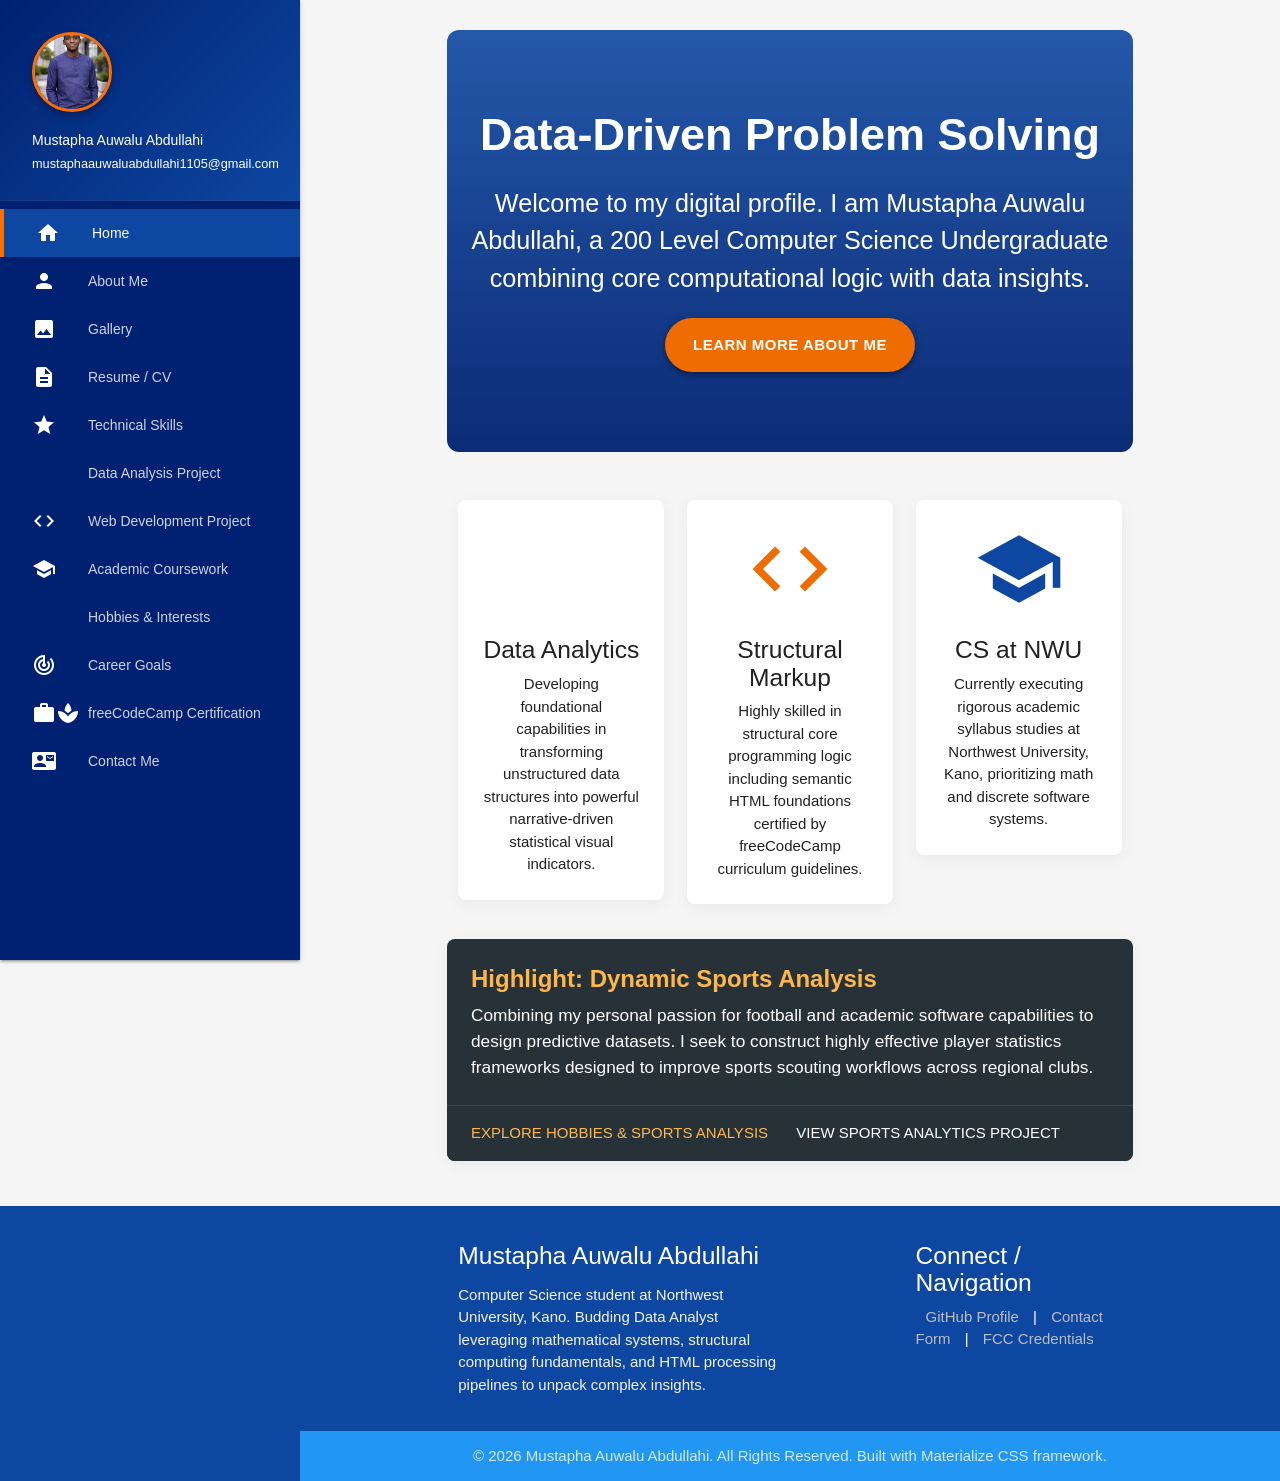
<file: index.html>
<!DOCTYPE html>
<html lang="en">
<head>
    <meta charset="UTF-8">
    <meta name="viewport" content="width=device-width, initial-scale=1.0">
    <title>Mustapha Auwalu Abdullahi - Data Analyst Portfolio</title>
    <!-- Materialize CSS -->
    <link rel="stylesheet" href="https://cdnjs.cloudflare.com/ajax/libs/materialize/1.0.0/css/materialize.min.css">
    <!-- Google Material Icons -->
    <link href="https://fonts.googleapis.com/icon?family=Material+Icons" rel="stylesheet">
    <link rel="stylesheet" href="style.css">
    <script src="script.js" defer></script>
</head>
<body>

    <!-- Header & Sidenav -->
    <header>
        <div class="navbar-fixed hide-on-large-only">
            <nav class="white z-depth-1">
                <div class="nav-wrapper">
                    <a href="index.html" class="brand-logo-mobile">Mustapha A.A.</a>
                    <a href="#" data-target="slide-out" class="sidenav-trigger"><i class="material-icons blue-text text-darken-4">menu</i></a>
                </div>
            </nav>
        </div>

        <ul id="slide-out" class="sidenav sidenav-fixed">
            <li>
                <div class="user-view">
                    <div class="profile-img-container" style="margin-bottom: 10px;">
                        <img src="profile.jpg" alt="Mustapha Auwalu Abdullahi Profile Picture" class="circle" onerror="this.src='https://images.unsplash.com/photo-1534528741775-53994a69daeb?auto=format&fit=crop&q=80';">
                    </div>
                    <span class="white-text name">Mustapha Auwalu Abdullahi</span>
                    <span class="white-text email" style="font-size: 0.85rem;">mustaphaauwaluabdullahi1105@gmail.com</span>
                </div>
            </li>
            <li><a class="waves-effect" href="index.html"><i class="material-icons white-text">home</i>Home</a></li>
            <li><a class="waves-effect" href="about.html"><i class="material-icons white-text">person</i>About Me</a></li>
            <li><a class="waves-effect" href="gallery.html"><i class="material-icons white-text">image</i>Gallery</a></li>
            <li><a class="waves-effect" href="resume.html"><i class="material-icons white-text">description</i>Resume / CV</a></li>
            <li><a class="waves-effect" href="skills.html"><i class="material-icons white-text">star</i>Technical Skills</a></li>
            <li><a class="waves-effect" href="project_1.html"><i class="material-icons white-text">analytics</i>Data Analysis Project</a></li>
            <li><a class="waves-effect" href="project_2.html"><i class="material-icons white-text">code</i>Web Development Project</a></li>
            <li><a class="waves-effect" href="coursework.html"><i class="material-icons white-text">school</i>Academic Coursework</a></li>
            <li><a class="waves-effect" href="hobbies.html"><i class="material-icons white-text">sports_soccer</i>Hobbies & Interests</a></li>
            <li><a class="waves-effect" href="goals.html"><i class="material-icons white-text">track_changes</i>Career Goals</a></li>
            <li><a class="waves-effect" href="fcc_journey.html"><i class="material-icons white-text">workspace_premium</i>freeCodeCamp Certification</a></li>
            <li><a class="waves-effect" href="contact.html"><i class="material-icons white-text">contact_mail</i>Contact Me</a></li>
        </ul>
    </header>

    <!-- Main Content Area -->
    <main>
        <div class="container">
            <div class="hero-bg center-align">
    <h1 style="font-weight: 800; margin-top: 0; font-size: 3rem;">Data-Driven Problem Solving</h1>
    <p class="flow-text" style="max-width: 800px; margin: 20px auto;">Welcome to my digital profile. I am Mustapha Auwalu Abdullahi, a 200 Level Computer Science Undergraduate combining core computational logic with data insights.</p>
    <a href="about.html" class="btn-large waves-effect waves-light orange darken-3 z-depth-2" style="border-radius: 30px; font-weight: 600;">Learn More About Me</a>
</div>

<div class="row">
    <div class="col s12 m4">
        <div class="card card-hover-effect">
            <div class="card-content center-align">
                <i class="material-icons large blue-text">bar_chart</i>
                <h5>Data Analytics</h5>
                <p>Developing foundational capabilities in transforming unstructured data structures into powerful narrative-driven statistical visual indicators.</p>
            </div>
        </div>
    </div>
    <div class="col s12 m4">
        <div class="card card-hover-effect">
            <div class="card-content center-align">
                <i class="material-icons large orange-text text-darken-3">code</i>
                <h5>Structural Markup</h5>
                <p>Highly skilled in structural core programming logic including semantic HTML foundations certified by freeCodeCamp curriculum guidelines.</p>
            </div>
        </div>
    </div>
    <div class="col s12 m4">
        <div class="card card-hover-effect">
            <div class="card-content center-align">
                <i class="material-icons large blue-text text-darken-4">school</i>
                <h5>CS at NWU</h5>
                <p>Currently executing rigorous academic syllabus studies at Northwest University, Kano, prioritizing math and discrete software systems.</p>
            </div>
        </div>
    </div>
</div>

<div class="card blue-grey darken-4 white-text">
    <div class="card-content">
        <span class="card-title orange-text text-lighten-2">Highlight: Dynamic Sports Analysis</span>
        <p class="flow-text" style="font-size: 1.15rem;">Combining my personal passion for football and academic software capabilities to design predictive datasets. I seek to construct highly effective player statistics frameworks designed to improve sports scouting workflows across regional clubs.</p>
    </div>
    <div class="card-action">
        <a href="hobbies.html" class="orange-text text-lighten-2">Explore Hobbies & Sports Analysis</a>
        <a href="project_1.html" class="white-text">View Sports Analytics Project</a>
    </div>
</div>
        </div>
    </main>

    <!-- Footer Area -->
    <footer class="page-footer blue darken-4">
        <div class="container">
            <div class="row">
                <div class="col l6 s12">
                    <h5 class="white-text">Mustapha Auwalu Abdullahi</h5>
                    <p class="grey-text text-lighten-4">Computer Science student at Northwest University, Kano. Budding Data Analyst leveraging mathematical systems, structural computing fundamentals, and HTML processing pipelines to unpack complex insights.</p>
                </div>
                <div class="col l4 offset-l2 s12">
                    <h5 class="white-text">Connect / Navigation</h5>
                    <div class="footer-nav-links">
                        <a href="https://github.com/Morata" target="_blank">GitHub Profile</a> | 
                        <a href="contact.html">Contact Form</a> | 
                        <a href="fcc_journey.html">FCC Credentials</a>
                    </div>
                </div>
            </div>
        </div>
        <div class="footer-copyright blue darken-5">
            <div class="container center-align">
                © 2026 Mustapha Auwalu Abdullahi. All Rights Reserved. Built with Materialize CSS framework.
            </div>
        </div>
    </footer>

    <!-- Materialize JS CDN -->
    <script src="https://cdnjs.cloudflare.com/ajax/libs/materialize/1.0.0/js/materialize.min.js"></script>
</body>
</html>
</file>
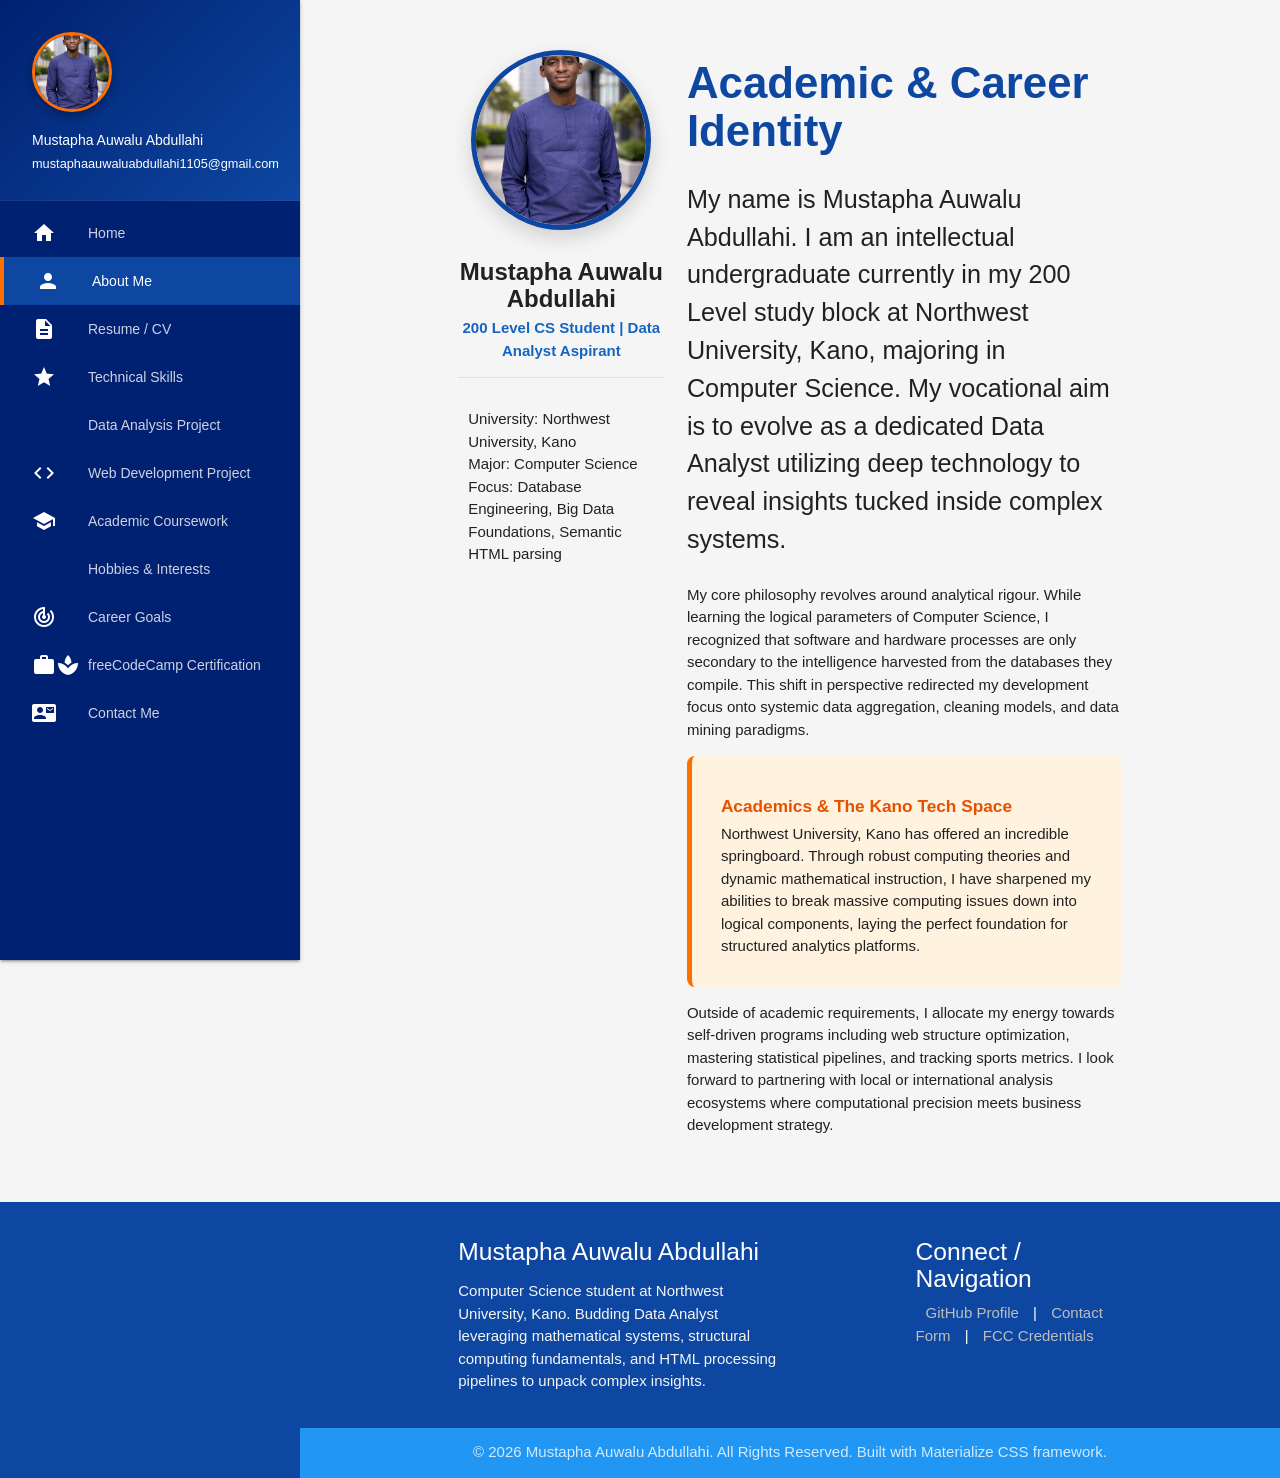
<file: about.html>
<!DOCTYPE html>
<html lang="en">
<head>
    <meta charset="UTF-8">
    <meta name="viewport" content="width=device-width, initial-scale=1.0">
    <title>Mustapha Auwalu Abdullahi - Data Analyst Portfolio</title>
    <!-- Materialize CSS -->
    <link rel="stylesheet" href="https://cdnjs.cloudflare.com/ajax/libs/materialize/1.0.0/css/materialize.min.css">
    <!-- Google Material Icons -->
    <link href="https://fonts.googleapis.com/icon?family=Material+Icons" rel="stylesheet">
    <link rel="stylesheet" href="style.css">
    <script src="script.js" defer></script>
</head>
<body>

    <!-- Header & Sidenav -->
    <header>
        <div class="navbar-fixed hide-on-large-only">
            <nav class="white z-depth-1">
                <div class="nav-wrapper">
                    <a href="index.html" class="brand-logo-mobile">Mustapha A.A.</a>
                    <a href="#" data-target="slide-out" class="sidenav-trigger"><i class="material-icons blue-text text-darken-4">menu</i></a>
                </div>
            </nav>
        </div>

        <ul id="slide-out" class="sidenav sidenav-fixed">
            <li>
                <div class="user-view">
                    <div class="profile-img-container" style="margin-bottom: 10px;">
                        <img src="profile.jpg" alt="Mustapha Auwalu Abdullahi Profile Picture" class="circle" onerror="this.src='https://images.unsplash.com/photo-1534528741775-53994a69daeb?auto=format&fit=crop&q=80';">
                    </div>
                    <span class="white-text name">Mustapha Auwalu Abdullahi</span>
                    <span class="white-text email" style="font-size: 0.85rem;">mustaphaauwaluabdullahi1105@gmail.com</span>
                </div>
            </li>
            <li><a class="waves-effect" href="index.html"><i class="material-icons white-text">home</i>Home</a></li>
            <li><a class="waves-effect" href="about.html"><i class="material-icons white-text">person</i>About Me</a></li>
            <li><a class="waves-effect" href="resume.html"><i class="material-icons white-text">description</i>Resume / CV</a></li>
            <li><a class="waves-effect" href="skills.html"><i class="material-icons white-text">star</i>Technical Skills</a></li>
            <li><a class="waves-effect" href="project_1.html"><i class="material-icons white-text">analytics</i>Data Analysis Project</a></li>
            <li><a class="waves-effect" href="project_2.html"><i class="material-icons white-text">code</i>Web Development Project</a></li>
            <li><a class="waves-effect" href="coursework.html"><i class="material-icons white-text">school</i>Academic Coursework</a></li>
            <li><a class="waves-effect" href="hobbies.html"><i class="material-icons white-text">sports_soccer</i>Hobbies & Interests</a></li>
            <li><a class="waves-effect" href="goals.html"><i class="material-icons white-text">track_changes</i>Career Goals</a></li>
            <li><a class="waves-effect" href="fcc_journey.html"><i class="material-icons white-text">workspace_premium</i>freeCodeCamp Certification</a></li>
            <li><a class="waves-effect" href="contact.html"><i class="material-icons white-text">contact_mail</i>Contact Me</a></li>
        </ul>
    </header>

    <!-- Main Content Area -->
    <main>
        <div class="container">
            <div class="row">
    <div class="col s12 m4 center-align">
        <div class="profile-img-container" style="margin-top: 20px;">
            <img src="profile.jpg" alt="Mustapha Auwalu Abdullahi Profile Picture" onerror="this.src='https://images.unsplash.com/photo-1534528741775-53994a69daeb?auto=format&fit=crop&q=80';">
        </div>
        <h4 style="font-weight: 700; font-size: 1.6rem; margin-bottom: 5px;">Mustapha Auwalu Abdullahi</h4>
        <p class="blue-text text-darken-3" style="font-weight: 600; margin-top: 0;">200 Level CS Student | Data Analyst Aspirant</p>
        <div class="divider"></div>
        <p style="text-align: left; padding: 15px 10px;">
            <strong>University:</strong> Northwest University, Kano<br>
            <strong>Major:</strong> Computer Science<br>
            <strong>Focus:</strong> Database Engineering, Big Data Foundations, Semantic HTML parsing
        </p>
    </div>
    
    <div class="col s12 m8">
        <h3 class="header blue-text text-darken-4" style="font-weight: 800;">Academic & Career Identity</h3>
        <p class="flow-text">
            My name is Mustapha Auwalu Abdullahi. I am an intellectual undergraduate currently in my 200 Level study block at Northwest University, Kano, majoring in Computer Science. My vocational aim is to evolve as a dedicated Data Analyst utilizing deep technology to reveal insights tucked inside complex systems.
        </p>
        
        <p>
            My core philosophy revolves around analytical rigour. While learning the logical parameters of Computer Science, I recognized that software and hardware processes are only secondary to the intelligence harvested from the databases they compile. This shift in perspective redirected my development focus onto systemic data aggregation, cleaning models, and data mining paradigms.
        </p>
        
        <div class="card orange lighten-5 z-depth-0" style="border-left: 5px solid var(--secondary-color); padding: 5px;">
            <div class="card-content">
                <h6 style="font-weight: 700;" class="orange-text text-darken-4">Academics & The Kano Tech Space</h6>
                <p>Northwest University, Kano has offered an incredible springboard. Through robust computing theories and dynamic mathematical instruction, I have sharpened my abilities to break massive computing issues down into logical components, laying the perfect foundation for structured analytics platforms.</p>
            </div>
        </div>
        
        <p>
            Outside of academic requirements, I allocate my energy towards self-driven programs including web structure optimization, mastering statistical pipelines, and tracking sports metrics. I look forward to partnering with local or international analysis ecosystems where computational precision meets business development strategy.
        </p>
    </div>
</div>
        </div>
    </main>

    <!-- Footer Area -->
    <footer class="page-footer blue darken-4">
        <div class="container">
            <div class="row">
                <div class="col l6 s12">
                    <h5 class="white-text">Mustapha Auwalu Abdullahi</h5>
                    <p class="grey-text text-lighten-4">Computer Science student at Northwest University, Kano. Budding Data Analyst leveraging mathematical systems, structural computing fundamentals, and HTML processing pipelines to unpack complex insights.</p>
                </div>
                <div class="col l4 offset-l2 s12">
                    <h5 class="white-text">Connect / Navigation</h5>
                    <div class="footer-nav-links">
                        <a href="https://github.com/Morata" target="_blank">GitHub Profile</a> | 
                        <a href="contact.html">Contact Form</a> | 
                        <a href="fcc_journey.html">FCC Credentials</a>
                    </div>
                </div>
            </div>
        </div>
        <div class="footer-copyright blue darken-5">
            <div class="container center-align">
                © 2026 Mustapha Auwalu Abdullahi. All Rights Reserved. Built with Materialize CSS framework.
            </div>
        </div>
    </footer>

    <!-- Materialize JS CDN -->
    <script src="https://cdnjs.cloudflare.com/ajax/libs/materialize/1.0.0/js/materialize.min.js"></script>
</body>
</html>
</file>
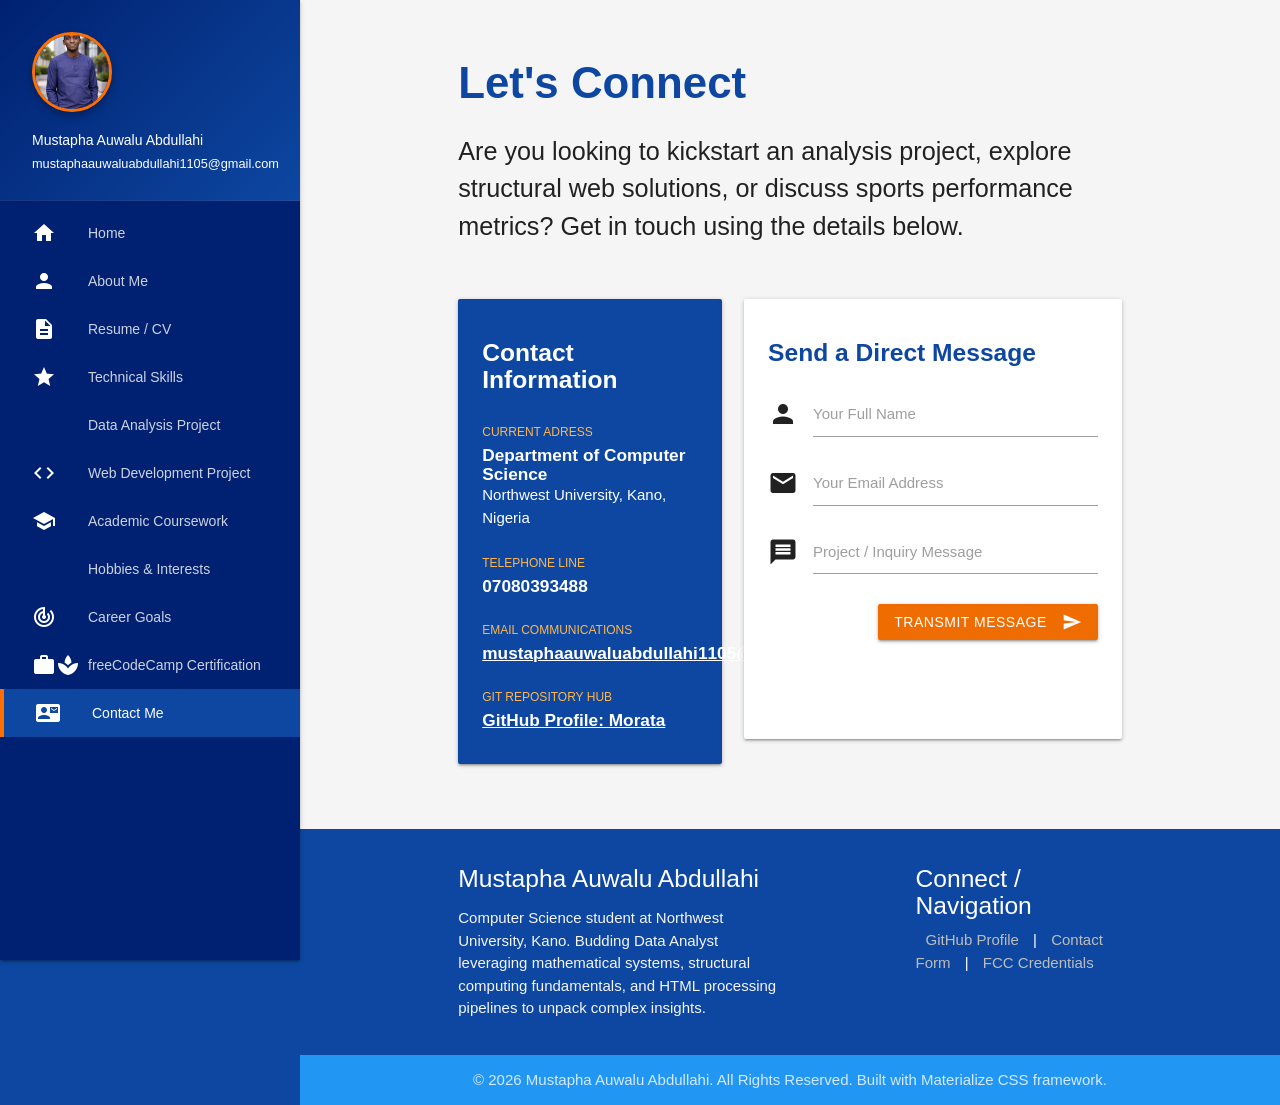
<file: contact.html>
<!DOCTYPE html>
<html lang="en">
<head>
    <meta charset="UTF-8">
    <meta name="viewport" content="width=device-width, initial-scale=1.0">
    <title>Mustapha Auwalu Abdullahi - Data Analyst Portfolio</title>
    <!-- Materialize CSS -->
    <link rel="stylesheet" href="https://cdnjs.cloudflare.com/ajax/libs/materialize/1.0.0/css/materialize.min.css">
    <!-- Google Material Icons -->
    <link href="https://fonts.googleapis.com/icon?family=Material+Icons" rel="stylesheet">
    <link rel="stylesheet" href="style.css">
    <script src="script.js" defer></script>
</head>
<body>

    <!-- Header & Sidenav -->
    <header>
        <div class="navbar-fixed hide-on-large-only">
            <nav class="white z-depth-1">
                <div class="nav-wrapper">
                    <a href="index.html" class="brand-logo-mobile">Mustapha A.A.</a>
                    <a href="#" data-target="slide-out" class="sidenav-trigger"><i class="material-icons blue-text text-darken-4">menu</i></a>
                </div>
            </nav>
        </div>

        <ul id="slide-out" class="sidenav sidenav-fixed">
            <li>
                <div class="user-view">
                    <div class="profile-img-container" style="margin-bottom: 10px;">
                        <img src="profile.jpg" alt="Mustapha Auwalu Abdullahi Profile Picture" class="circle" onerror="this.src='https://images.unsplash.com/photo-1534528741775-53994a69daeb?auto=format&fit=crop&q=80';">
                    </div>
                    <span class="white-text name">Mustapha Auwalu Abdullahi</span>
                    <span class="white-text email" style="font-size: 0.85rem;">mustaphaauwaluabdullahi1105@gmail.com</span>
                </div>
            </li>
            <li><a class="waves-effect" href="index.html"><i class="material-icons white-text">home</i>Home</a></li>
            <li><a class="waves-effect" href="about.html"><i class="material-icons white-text">person</i>About Me</a></li>
            <li><a class="waves-effect" href="resume.html"><i class="material-icons white-text">description</i>Resume / CV</a></li>
            <li><a class="waves-effect" href="skills.html"><i class="material-icons white-text">star</i>Technical Skills</a></li>
            <li><a class="waves-effect" href="project_1.html"><i class="material-icons white-text">analytics</i>Data Analysis Project</a></li>
            <li><a class="waves-effect" href="project_2.html"><i class="material-icons white-text">code</i>Web Development Project</a></li>
            <li><a class="waves-effect" href="coursework.html"><i class="material-icons white-text">school</i>Academic Coursework</a></li>
            <li><a class="waves-effect" href="hobbies.html"><i class="material-icons white-text">sports_soccer</i>Hobbies & Interests</a></li>
            <li><a class="waves-effect" href="goals.html"><i class="material-icons white-text">track_changes</i>Career Goals</a></li>
            <li><a class="waves-effect" href="fcc_journey.html"><i class="material-icons white-text">workspace_premium</i>freeCodeCamp Certification</a></li>
            <li><a class="waves-effect" href="contact.html"><i class="material-icons white-text">contact_mail</i>Contact Me</a></li>
        </ul>
    </header>

    <!-- Main Content Area -->
    <main>
        <div class="container">
            <div class="row">
    <div class="col s12">
        <h3 class="blue-text text-darken-4" style="font-weight: 800; margin-bottom: 20px;">Let's Connect</h3>
        <p class="flow-text">Are you looking to kickstart an analysis project, explore structural web solutions, or discuss sports performance metrics? Get in touch using the details below.</p>
    </div>
</div>

<div class="row">
    <div class="col s12 m5">
        <div class="card-panel blue darken-4 white-text" style="min-height: 440px;">
            <h5 style="font-weight: 700; margin-bottom: 30px;">Contact Information</h5>
            
            <div style="margin-bottom: 25px;">
                <p style="margin: 0; font-size: 0.8rem;" class="orange-text text-lighten-2">CURRENT ADRESS</p>
                <h6 style="margin: 5px 0 0 0; font-weight: 600;">Department of Computer Science</h6>
                <p style="margin: 0;">Northwest University, Kano, Nigeria</p>
            </div>

            <div style="margin-bottom: 25px;">
                <p style="margin: 0; font-size: 0.8rem;" class="orange-text text-lighten-2">TELEPHONE LINE</p>
                <h6 style="margin: 5px 0 0 0; font-weight: 600;">07080393488</h6>
            </div>

            <div style="margin-bottom: 25px;">
                <p style="margin: 0; font-size: 0.8rem;" class="orange-text text-lighten-2">EMAIL COMMUNICATIONS</p>
                <h6 style="margin: 5px 0 0 0; font-weight: 600;"><a href="mailto:mustaphaauwaluabdullahi1105@gmail.com" class="white-text" style="text-decoration: underline;">mustaphaauwaluabdullahi1105@gmail.com</a></h6>
            </div>

            <div style="margin-bottom: 10px;">
                <p style="margin: 0; font-size: 0.8rem;" class="orange-text text-lighten-2">GIT REPOSITORY HUB</p>
                <h6 style="margin: 5px 0 0 0; font-weight: 600;"><a href="https://github.com/Morata" target="_blank" class="white-text" style="text-decoration: underline;">GitHub Profile: Morata</a></h6>
            </div>
        </div>
    </div>

    <div class="col s12 m7">
        <div class="card-panel white" style="min-height: 440px;">
            <h5 class="blue-text text-darken-4" style="font-weight: 700; margin-bottom: 25px;">Send a Direct Message</h5>
            <form onsubmit="event.preventDefault(); alert('Thank you for reaching out! Mustapha will contact you shortly.');">
                <div class="input-field">
                    <i class="material-icons prefix">person</i>
                    <input id="name_input" type="text" class="validate" required>
                    <label for="name_input">Your Full Name</label>
                </div>

                <div class="input-field">
                    <i class="material-icons prefix">email</i>
                    <input id="email_input" type="email" class="validate" required>
                    <label for="email_input">Your Email Address</label>
                </div>

                <div class="input-field">
                    <i class="material-icons prefix">message</i>
                    <textarea id="message_input" class="materialize-textarea" required></textarea>
                    <label for="message_input">Project / Inquiry Message</label>
                </div>
                
                <div class="right-align">
                    <button class="btn waves-effect waves-light orange darken-3" type="submit" name="action">
                        Transmit Message <i class="material-icons right">send</i>
                    </button>
                </div>
            </form>
        </div>
    </div>
</div>
        </div>
    </main>

    <!-- Footer Area -->
    <footer class="page-footer blue darken-4">
        <div class="container">
            <div class="row">
                <div class="col l6 s12">
                    <h5 class="white-text">Mustapha Auwalu Abdullahi</h5>
                    <p class="grey-text text-lighten-4">Computer Science student at Northwest University, Kano. Budding Data Analyst leveraging mathematical systems, structural computing fundamentals, and HTML processing pipelines to unpack complex insights.</p>
                </div>
                <div class="col l4 offset-l2 s12">
                    <h5 class="white-text">Connect / Navigation</h5>
                    <div class="footer-nav-links">
                        <a href="https://github.com/Morata" target="_blank">GitHub Profile</a> | 
                        <a href="contact.html">Contact Form</a> | 
                        <a href="fcc_journey.html">FCC Credentials</a>
                    </div>
                </div>
            </div>
        </div>
        <div class="footer-copyright blue darken-5">
            <div class="container center-align">
                © 2026 Mustapha Auwalu Abdullahi. All Rights Reserved. Built with Materialize CSS framework.
            </div>
        </div>
    </footer>

    <!-- Materialize JS CDN -->
    <script src="https://cdnjs.cloudflare.com/ajax/libs/materialize/1.0.0/js/materialize.min.js"></script>
</body>
</html>
</file>
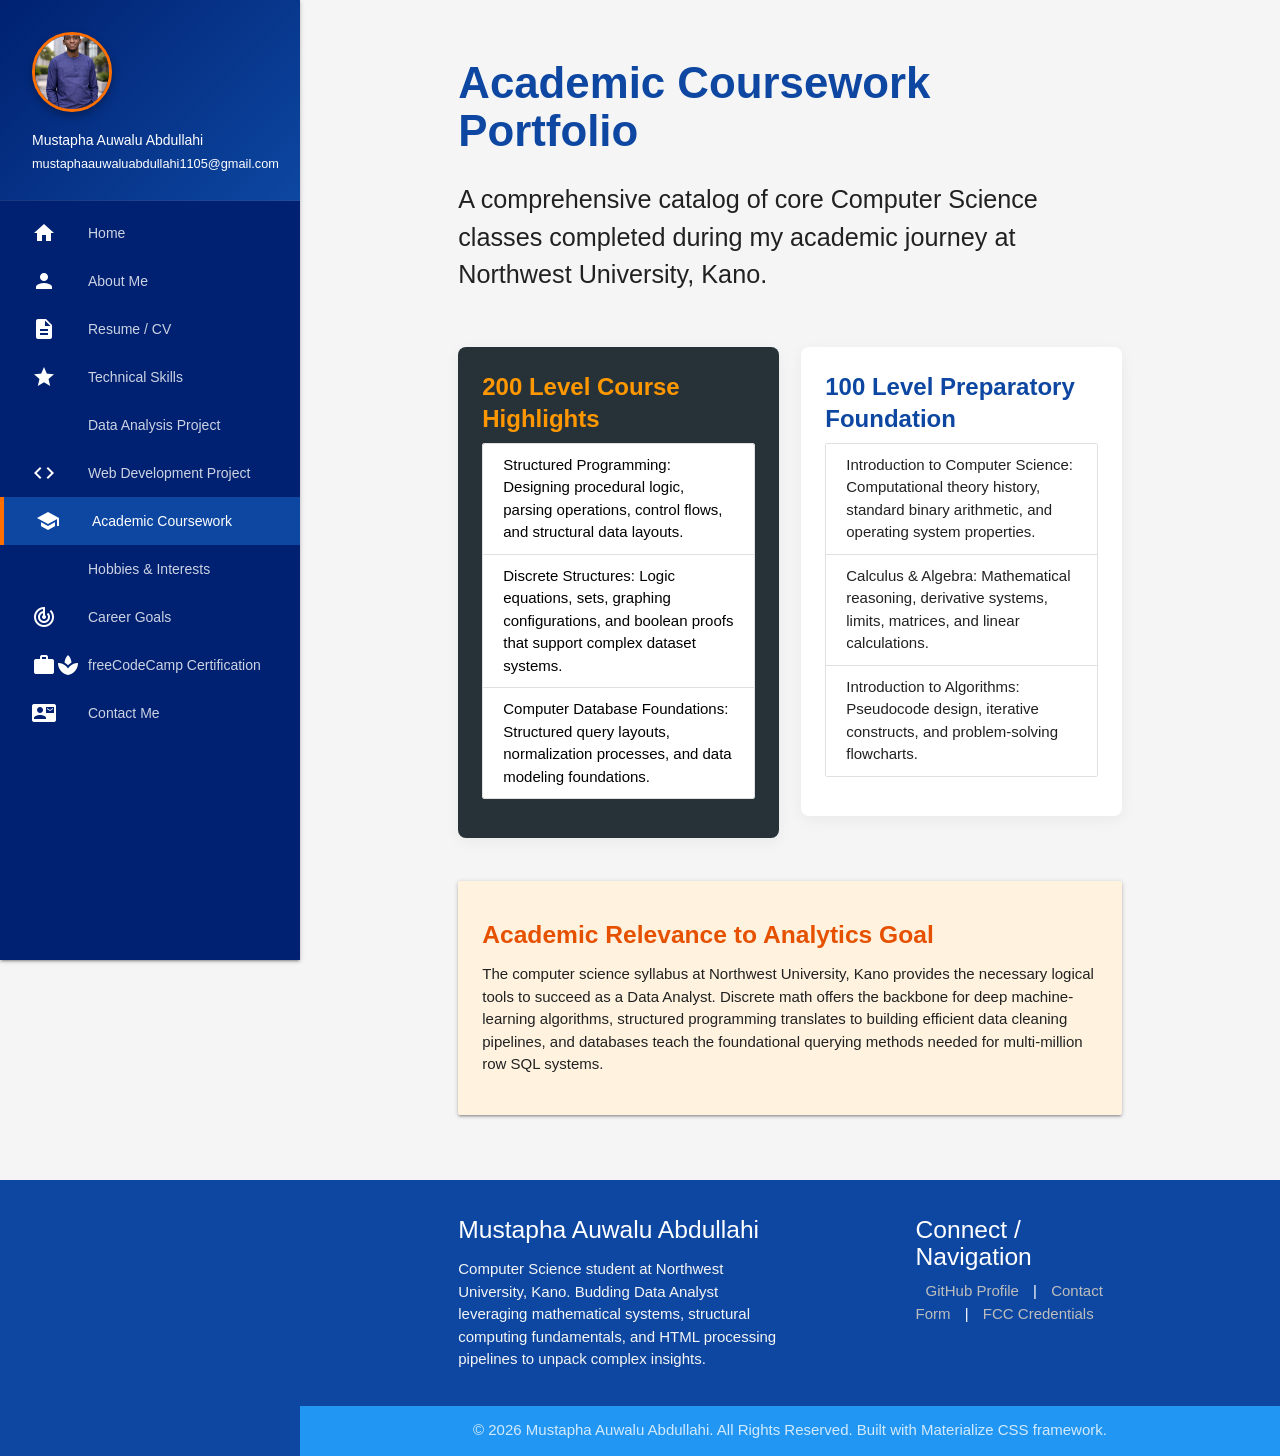
<file: coursework.html>
<!DOCTYPE html>
<html lang="en">
<head>
    <meta charset="UTF-8">
    <meta name="viewport" content="width=device-width, initial-scale=1.0">
    <title>Mustapha Auwalu Abdullahi - Data Analyst Portfolio</title>
    <!-- Materialize CSS -->
    <link rel="stylesheet" href="https://cdnjs.cloudflare.com/ajax/libs/materialize/1.0.0/css/materialize.min.css">
    <!-- Google Material Icons -->
    <link href="https://fonts.googleapis.com/icon?family=Material+Icons" rel="stylesheet">
    <link rel="stylesheet" href="style.css">
    <script src="script.js" defer></script>
</head>
<body>

    <!-- Header & Sidenav -->
    <header>
        <div class="navbar-fixed hide-on-large-only">
            <nav class="white z-depth-1">
                <div class="nav-wrapper">
                    <a href="index.html" class="brand-logo-mobile">Mustapha A.A.</a>
                    <a href="#" data-target="slide-out" class="sidenav-trigger"><i class="material-icons blue-text text-darken-4">menu</i></a>
                </div>
            </nav>
        </div>

        <ul id="slide-out" class="sidenav sidenav-fixed">
            <li>
                <div class="user-view">
                    <div class="profile-img-container" style="margin-bottom: 10px;">
                        <img src="profile.jpg" alt="Mustapha Auwalu Abdullahi Profile Picture" class="circle" onerror="this.src='https://images.unsplash.com/photo-1534528741775-53994a69daeb?auto=format&fit=crop&q=80';">
                    </div>
                    <span class="white-text name">Mustapha Auwalu Abdullahi</span>
                    <span class="white-text email" style="font-size: 0.85rem;">mustaphaauwaluabdullahi1105@gmail.com</span>
                </div>
            </li>
            <li><a class="waves-effect" href="index.html"><i class="material-icons white-text">home</i>Home</a></li>
            <li><a class="waves-effect" href="about.html"><i class="material-icons white-text">person</i>About Me</a></li>
            <li><a class="waves-effect" href="resume.html"><i class="material-icons white-text">description</i>Resume / CV</a></li>
            <li><a class="waves-effect" href="skills.html"><i class="material-icons white-text">star</i>Technical Skills</a></li>
            <li><a class="waves-effect" href="project_1.html"><i class="material-icons white-text">analytics</i>Data Analysis Project</a></li>
            <li><a class="waves-effect" href="project_2.html"><i class="material-icons white-text">code</i>Web Development Project</a></li>
            <li><a class="waves-effect" href="coursework.html"><i class="material-icons white-text">school</i>Academic Coursework</a></li>
            <li><a class="waves-effect" href="hobbies.html"><i class="material-icons white-text">sports_soccer</i>Hobbies & Interests</a></li>
            <li><a class="waves-effect" href="goals.html"><i class="material-icons white-text">track_changes</i>Career Goals</a></li>
            <li><a class="waves-effect" href="fcc_journey.html"><i class="material-icons white-text">workspace_premium</i>freeCodeCamp Certification</a></li>
            <li><a class="waves-effect" href="contact.html"><i class="material-icons white-text">contact_mail</i>Contact Me</a></li>
        </ul>
    </header>

    <!-- Main Content Area -->
    <main>
        <div class="container">
            <div class="row">
    <div class="col s12">
        <h3 class="blue-text text-darken-4" style="font-weight: 800;">Academic Coursework Portfolio</h3>
        <p class="flow-text">A comprehensive catalog of core Computer Science classes completed during my academic journey at Northwest University, Kano.</p>
    </div>
</div>

<div class="row">
    <div class="col s12 m6">
        <div class="card blue-grey darken-4 white-text">
            <div class="card-content">
                <span class="card-title orange-text" style="font-weight: 700;">200 Level Course Highlights</span>
                <ul class="collection black-text">
                    <li class="collection-item">
                        <strong>Structured Programming:</strong> Designing procedural logic, parsing operations, control flows, and structural data layouts.
                    </li>
                    <li class="collection-item">
                        <strong>Discrete Structures:</strong> Logic equations, sets, graphing configurations, and boolean proofs that support complex dataset systems.
                    </li>
                    <li class="collection-item">
                        <strong>Computer Database Foundations:</strong> Structured query layouts, normalization processes, and data modeling foundations.
                    </li>
                </ul>
            </div>
        </div>
    </div>

    <div class="col s12 m6">
        <div class="card white">
            <div class="card-content">
                <span class="card-title blue-text text-darken-4" style="font-weight: 700;">100 Level Preparatory Foundation</span>
                <ul class="collection">
                    <li class="collection-item">
                        <strong>Introduction to Computer Science:</strong> Computational theory history, standard binary arithmetic, and operating system properties.
                    </li>
                    <li class="collection-item">
                        <strong>Calculus & Algebra:</strong> Mathematical reasoning, derivative systems, limits, matrices, and linear calculations.
                    </li>
                    <li class="collection-item">
                        <strong>Introduction to Algorithms:</strong> Pseudocode design, iterative constructs, and problem-solving flowcharts.
                    </li>
                </ul>
            </div>
        </div>
    </div>
</div>

<div class="row">
    <div class="col s12">
        <div class="card-panel orange lighten-5">
            <h5 style="font-weight: 700;" class="orange-text text-darken-4">Academic Relevance to Analytics Goal</h5>
            <p>The computer science syllabus at Northwest University, Kano provides the necessary logical tools to succeed as a Data Analyst. Discrete math offers the backbone for deep machine-learning algorithms, structured programming translates to building efficient data cleaning pipelines, and databases teach the foundational querying methods needed for multi-million row SQL systems.</p>
        </div>
    </div>
</div>
        </div>
    </main>

    <!-- Footer Area -->
    <footer class="page-footer blue darken-4">
        <div class="container">
            <div class="row">
                <div class="col l6 s12">
                    <h5 class="white-text">Mustapha Auwalu Abdullahi</h5>
                    <p class="grey-text text-lighten-4">Computer Science student at Northwest University, Kano. Budding Data Analyst leveraging mathematical systems, structural computing fundamentals, and HTML processing pipelines to unpack complex insights.</p>
                </div>
                <div class="col l4 offset-l2 s12">
                    <h5 class="white-text">Connect / Navigation</h5>
                    <div class="footer-nav-links">
                        <a href="https://github.com/Morata" target="_blank">GitHub Profile</a> | 
                        <a href="contact.html">Contact Form</a> | 
                        <a href="fcc_journey.html">FCC Credentials</a>
                    </div>
                </div>
            </div>
        </div>
        <div class="footer-copyright blue darken-5">
            <div class="container center-align">
                © 2026 Mustapha Auwalu Abdullahi. All Rights Reserved. Built with Materialize CSS framework.
            </div>
        </div>
    </footer>

    <!-- Materialize JS CDN -->
    <script src="https://cdnjs.cloudflare.com/ajax/libs/materialize/1.0.0/js/materialize.min.js"></script>
</body>
</html>
</file>
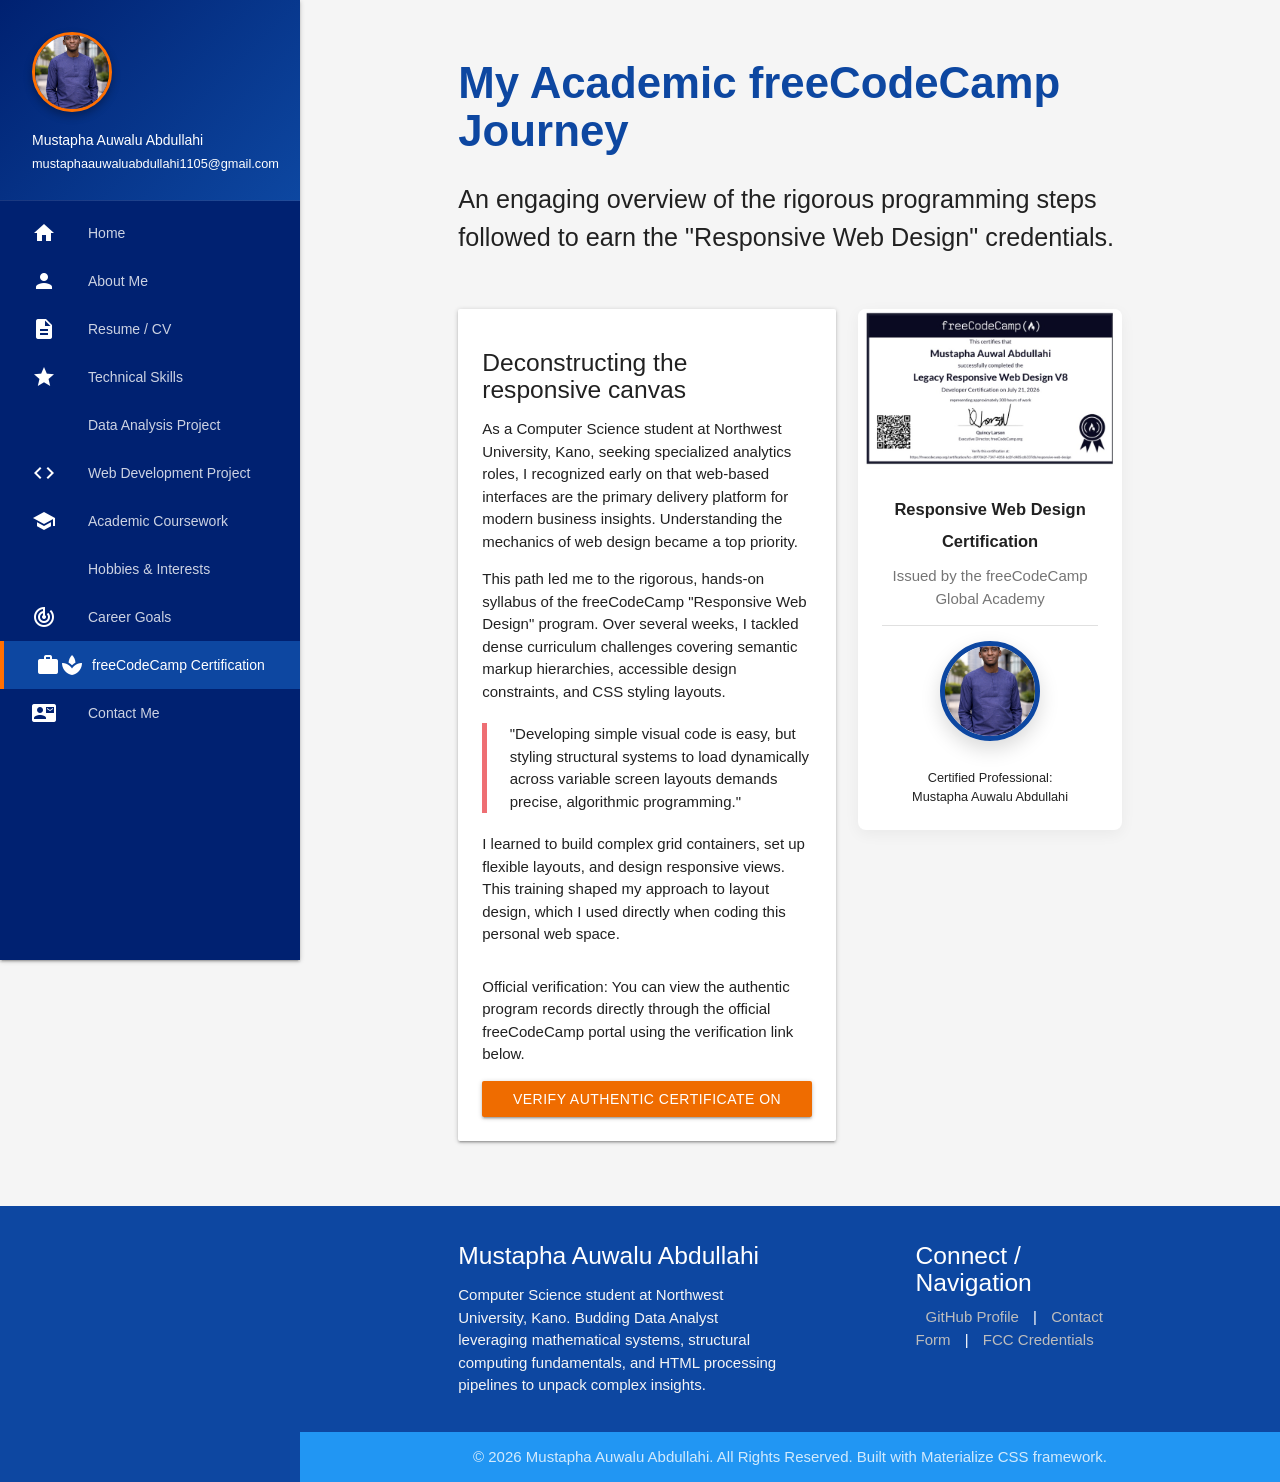
<file: fcc_journey.html>
<!DOCTYPE html>
<html lang="en">
<head>
    <meta charset="UTF-8">
    <meta name="viewport" content="width=device-width, initial-scale=1.0">
    <title>Mustapha Auwalu Abdullahi - Data Analyst Portfolio</title>
    <!-- Materialize CSS -->
    <link rel="stylesheet" href="https://cdnjs.cloudflare.com/ajax/libs/materialize/1.0.0/css/materialize.min.css">
    <!-- Google Material Icons -->
    <link href="https://fonts.googleapis.com/icon?family=Material+Icons" rel="stylesheet">
    <link rel="stylesheet" href="style.css">
    <script src="script.js" defer></script>
</head>
<body>

    <!-- Header & Sidenav -->
    <header>
        <div class="navbar-fixed hide-on-large-only">
            <nav class="white z-depth-1">
                <div class="nav-wrapper">
                    <a href="index.html" class="brand-logo-mobile">Mustapha A.A.</a>
                    <a href="#" data-target="slide-out" class="sidenav-trigger"><i class="material-icons blue-text text-darken-4">menu</i></a>
                </div>
            </nav>
        </div>

        <ul id="slide-out" class="sidenav sidenav-fixed">
            <li>
                <div class="user-view">
                    <div class="profile-img-container" style="margin-bottom: 10px;">
                        <img src="profile.jpg" alt="Mustapha Auwalu Abdullahi Profile Picture" class="circle" onerror="this.src='https://images.unsplash.com/photo-1534528741775-53994a69daeb?auto=format&fit=crop&q=80';">
                    </div>
                    <span class="white-text name">Mustapha Auwalu Abdullahi</span>
                    <span class="white-text email" style="font-size: 0.85rem;">mustaphaauwaluabdullahi1105@gmail.com</span>
                </div>
            </li>
            <li><a class="waves-effect" href="index.html"><i class="material-icons white-text">home</i>Home</a></li>
            <li><a class="waves-effect" href="about.html"><i class="material-icons white-text">person</i>About Me</a></li>
            <li><a class="waves-effect" href="resume.html"><i class="material-icons white-text">description</i>Resume / CV</a></li>
            <li><a class="waves-effect" href="skills.html"><i class="material-icons white-text">star</i>Technical Skills</a></li>
            <li><a class="waves-effect" href="project_1.html"><i class="material-icons white-text">analytics</i>Data Analysis Project</a></li>
            <li><a class="waves-effect" href="project_2.html"><i class="material-icons white-text">code</i>Web Development Project</a></li>
            <li><a class="waves-effect" href="coursework.html"><i class="material-icons white-text">school</i>Academic Coursework</a></li>
            <li><a class="waves-effect" href="hobbies.html"><i class="material-icons white-text">sports_soccer</i>Hobbies & Interests</a></li>
            <li><a class="waves-effect" href="goals.html"><i class="material-icons white-text">track_changes</i>Career Goals</a></li>
            <li><a class="waves-effect" href="fcc_journey.html"><i class="material-icons white-text">workspace_premium</i>freeCodeCamp Certification</a></li>
            <li><a class="waves-effect" href="contact.html"><i class="material-icons white-text">contact_mail</i>Contact Me</a></li>
        </ul>
    </header>

    <!-- Main Content Area -->
    <main>
        <div class="container">
            <div class="row">
    <div class="col s12">
        <h3 class="blue-text text-darken-4" style="font-weight: 800; margin-bottom: 25px;">My Academic freeCodeCamp Journey</h3>
        <p class="flow-text">An engaging overview of the rigorous programming steps followed to earn the "Responsive Web Design" credentials.</p>
    </div>
</div>

<div class="row">
    <div class="col s12 m7">
        <div class="card-panel white">
            <h5>Deconstructing the responsive canvas</h5>
            <p>
                As a Computer Science student at Northwest University, Kano, seeking specialized analytics roles, I recognized early on that web-based interfaces are the primary delivery platform for modern business insights. Understanding the mechanics of web design became a top priority.
            </p>
            <p>
                This path led me to the rigorous, hands-on syllabus of the freeCodeCamp "Responsive Web Design" program. Over several weeks, I tackled dense curriculum challenges covering semantic markup hierarchies, accessible design constraints, and CSS styling layouts.
            </p>
            
            <blockquote>
                "Developing simple visual code is easy, but styling structural systems to load dynamically across variable screen layouts demands precise, algorithmic programming."
            </blockquote>
            
            <p>
                I learned to build complex grid containers, set up flexible layouts, and design responsive views. This training shaped my approach to layout design, which I used directly when coding this personal web space.
            </p>
            
            <div style="margin-top: 30px;">
                <p><strong>Official verification:</strong> You can view the authentic program records directly through the official freeCodeCamp portal using the verification link below.</p>
                <div style="margin-top: 15px;">
                    <a href="https://www.freecodecamp.org/certification/fcc-c897042f-7347-4058-bd2f-d485cd6337db/responsive-web-design" class="btn waves-effect waves-light orange darken-3" target="_blank">Verify Authentic Certificate on freeCodeCamp</a>
                </div>
            </div>
        </div>
    </div>
    
    <div class="col s12 m5">
        <div class="card white center-align">
            <div class="card-image">
                <img src="fcc_certificate.jpg" alt="freeCodeCamp Certificate" onerror="event.target.remove()">
            </div>
            <div class="card-content">
                <span class="card-title" style="font-size: 1.1rem; font-weight: 700;">Responsive Web Design Certification</span>
                <p class="grey-text text-darken-1">Issued by the freeCodeCamp Global Academy</p>
                <div class="divider" style="margin: 15px 0;"></div>
                <div class="profile-img-container">
                    <img src="profile.jpg" alt="Mustapha Auwalu Abdullahi Profile Picture" style="width: 100px; height: 100px;" onerror="this.src='https://images.unsplash.com/photo-1534528741775-53994a69daeb?auto=format&fit=crop&q=80';">
                </div>
                <p style="font-size: 0.85rem;"><strong>Certified Professional:</strong><br>Mustapha Auwalu Abdullahi</p>
            </div>
        </div>
    </div>
</div>
        </div>
    </main>

    <!-- Footer Area -->
    <footer class="page-footer blue darken-4">
        <div class="container">
            <div class="row">
                <div class="col l6 s12">
                    <h5 class="white-text">Mustapha Auwalu Abdullahi</h5>
                    <p class="grey-text text-lighten-4">Computer Science student at Northwest University, Kano. Budding Data Analyst leveraging mathematical systems, structural computing fundamentals, and HTML processing pipelines to unpack complex insights.</p>
                </div>
                <div class="col l4 offset-l2 s12">
                    <h5 class="white-text">Connect / Navigation</h5>
                    <div class="footer-nav-links">
                        <a href="https://github.com/Morata" target="_blank">GitHub Profile</a> | 
                        <a href="contact.html">Contact Form</a> | 
                        <a href="fcc_journey.html">FCC Credentials</a>
                    </div>
                </div>
            </div>
        </div>
        <div class="footer-copyright blue darken-5">
            <div class="container center-align">
                © 2026 Mustapha Auwalu Abdullahi. All Rights Reserved. Built with Materialize CSS framework.
            </div>
        </div>
    </footer>

    <!-- Materialize JS CDN -->
    <script src="https://cdnjs.cloudflare.com/ajax/libs/materialize/1.0.0/js/materialize.min.js"></script>
</body>
</html>
</file>
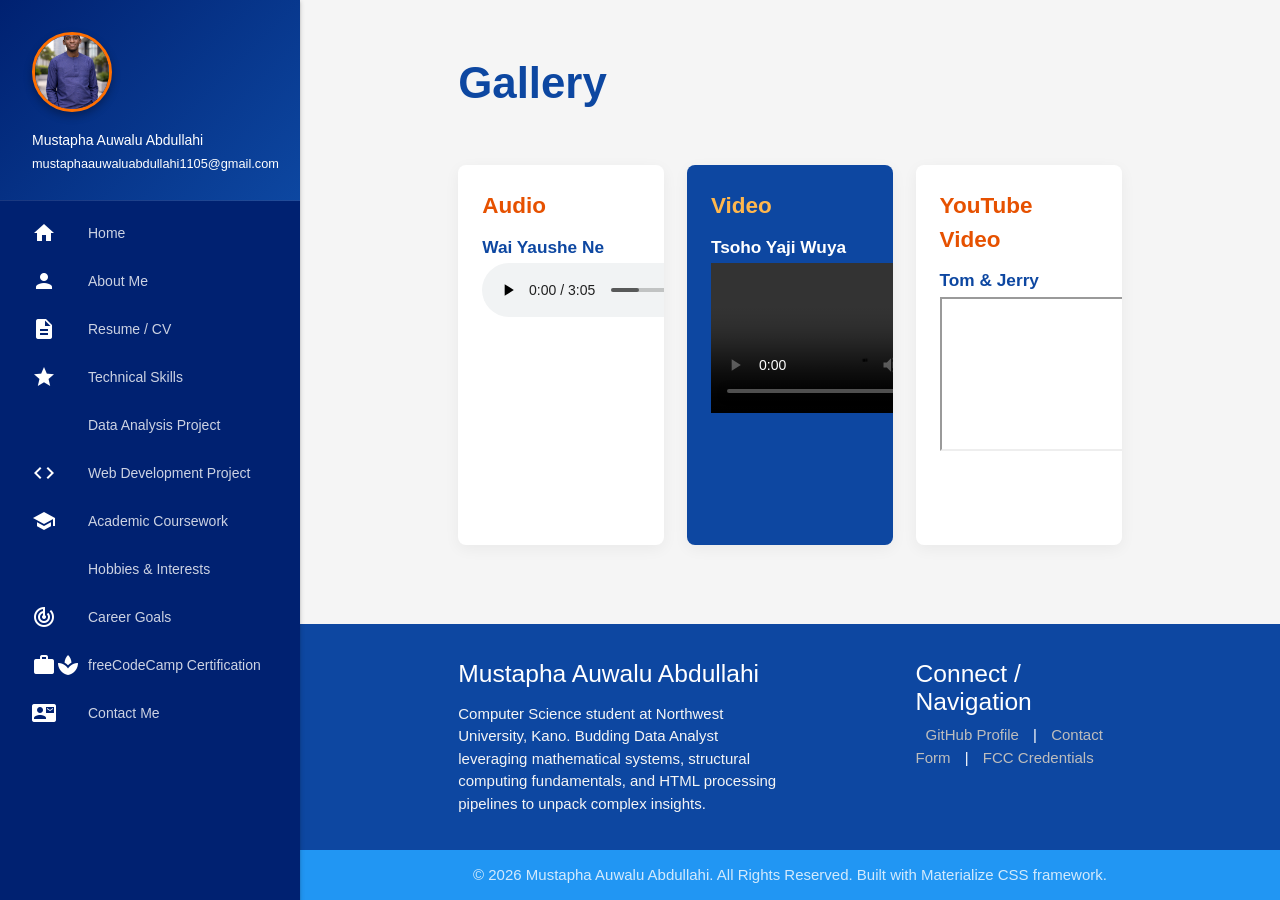
<file: gallery.html>
<!DOCTYPE html>
<html lang="en">
<head>
    <meta charset="UTF-8">
    <meta name="viewport" content="width=device-width, initial-scale=1.0">
    <title>Mustapha Auwalu Abdullahi - Data Analyst Portfolio</title>
    <!-- Materialize CSS -->
    <link rel="stylesheet" href="https://cdnjs.cloudflare.com/ajax/libs/materialize/1.0.0/css/materialize.min.css">
    <!-- Google Material Icons -->
    <link href="https://fonts.googleapis.com/icon?family=Material+Icons" rel="stylesheet">
    <link rel="stylesheet" href="style.css">
    <script src="script.js" defer></script>
</head>
<body>

    <!-- Header & Sidenav -->
    <header>
        <div class="navbar-fixed hide-on-large-only">
            <nav class="white z-depth-1">
                <div class="nav-wrapper">
                    <a href="index.html" class="brand-logo-mobile">Mustapha A.A.</a>
                    <a href="#" data-target="slide-out" class="sidenav-trigger"><i class="material-icons blue-text text-darken-4">menu</i></a>
                </div>
            </nav>
        </div>

        <ul id="slide-out" class="sidenav sidenav-fixed">
            <li>
                <div class="user-view">
                    <div class="profile-img-container" style="margin-bottom: 10px;">
                        <img src="profile.jpg" alt="Mustapha Auwalu Abdullahi Profile Picture" class="circle" onerror="this.src='https://images.unsplash.com/photo-1534528741775-53994a69daeb?auto=format&fit=crop&q=80';">
                    </div>
                    <span class="white-text name">Mustapha Auwalu Abdullahi</span>
                    <span class="white-text email" style="font-size: 0.85rem;">mustaphaauwaluabdullahi1105@gmail.com</span>
                </div>
            </li>
            <li><a class="waves-effect" href="index.html"><i class="material-icons white-text">home</i>Home</a></li>
            <li><a class="waves-effect" href="about.html"><i class="material-icons white-text">person</i>About Me</a></li>
            <li><a class="waves-effect" href="resume.html"><i class="material-icons white-text">description</i>Resume / CV</a></li>
            <li><a class="waves-effect" href="skills.html"><i class="material-icons white-text">star</i>Technical Skills</a></li>
            <li><a class="waves-effect" href="project_1.html"><i class="material-icons white-text">analytics</i>Data Analysis Project</a></li>
            <li><a class="waves-effect" href="project_2.html"><i class="material-icons white-text">code</i>Web Development Project</a></li>
            <li><a class="waves-effect" href="coursework.html"><i class="material-icons white-text">school</i>Academic Coursework</a></li>
            <li><a class="waves-effect" href="hobbies.html"><i class="material-icons white-text">sports_soccer</i>Hobbies & Interests</a></li>
            <li><a class="waves-effect" href="goals.html"><i class="material-icons white-text">track_changes</i>Career Goals</a></li>
            <li><a class="waves-effect" href="fcc_journey.html"><i class="material-icons white-text">workspace_premium</i>freeCodeCamp Certification</a></li>
            <li><a class="waves-effect" href="contact.html"><i class="material-icons white-text">contact_mail</i>Contact Me</a></li>
        </ul>
    </header>

    <!-- Main Content Area -->
    <main>
        <div class="container">
            <div class="row">
    <div class="col s12">
        <h3 class="blue-text text-darken-4" style="font-weight: 800; margin-bottom: 30px;">Gallery</h3>
    </div>
</div>

<div class="row">
    <div class="col s12 m4">
        <div class="card white" style="min-height: 380px;">
            <div class="card-content">
                <div class="orange-text text-darken-4" style="font-weight: 800; font-size: 1.5rem; margin-bottom: 15px;">Audio</div>
                <h6 class="blue-text text-darken-4" style="font-weight: 700;">Wai Yaushe Ne</h6>
                <audio controls src="audio.mp3"></audio>
            </div>
        </div>
    </div>

    <div class="col s12 m4">
        <div class="card blue darken-4 white-text" style="min-height: 380px;">
            <div class="card-content">
                <div class="orange-text text-lighten-2" style="font-weight: 800; font-size: 1.5rem; margin-bottom: 15px;">Video</div>
                <h6 class="white-text" style="font-weight: 700;">Tsoho Yaji Wuya</h6>
                <video controls>
                    <source src="video.mp4" type="video/mp4">
                </video>
            </div>
        </div>
    </div>

    <div class="col s12 m4">
        <div class="card white" style="min-height: 380px;">
            <div class="card-content">
                <div class="orange-text text-darken-4" style="font-weight: 800; font-size: 1.5rem; margin-bottom: 15px;">YouTube Video</div>
                <h6 class="blue-text text-darken-4" style="font-weight: 700;">Tom & Jerry</h6>
                <iframe src="https://www.youtube.com/embed/kP9TfCWaQT4"></iframe>
            </div>
        </div>
    </div>
</div>

        </div>
    </main>

    <!-- Footer Area -->
    <footer class="page-footer blue darken-4">
        <div class="container">
            <div class="row">
                <div class="col l6 s12">
                    <h5 class="white-text">Mustapha Auwalu Abdullahi</h5>
                    <p class="grey-text text-lighten-4">Computer Science student at Northwest University, Kano. Budding Data Analyst leveraging mathematical systems, structural computing fundamentals, and HTML processing pipelines to unpack complex insights.</p>
                </div>
                <div class="col l4 offset-l2 s12">
                    <h5 class="white-text">Connect / Navigation</h5>
                    <div class="footer-nav-links">
                        <a href="https://github.com/Morata" target="_blank">GitHub Profile</a> | 
                        <a href="contact.html">Contact Form</a> | 
                        <a href="fcc_journey.html">FCC Credentials</a>
                    </div>
                </div>
            </div>
        </div>
        <div class="footer-copyright blue darken-5">
            <div class="container center-align">
                © 2026 Mustapha Auwalu Abdullahi. All Rights Reserved. Built with Materialize CSS framework.
            </div>
        </div>
    </footer>

    <!-- Materialize JS CDN -->
    <script src="https://cdnjs.cloudflare.com/ajax/libs/materialize/1.0.0/js/materialize.min.js"></script>
</body>
</html>
</file>
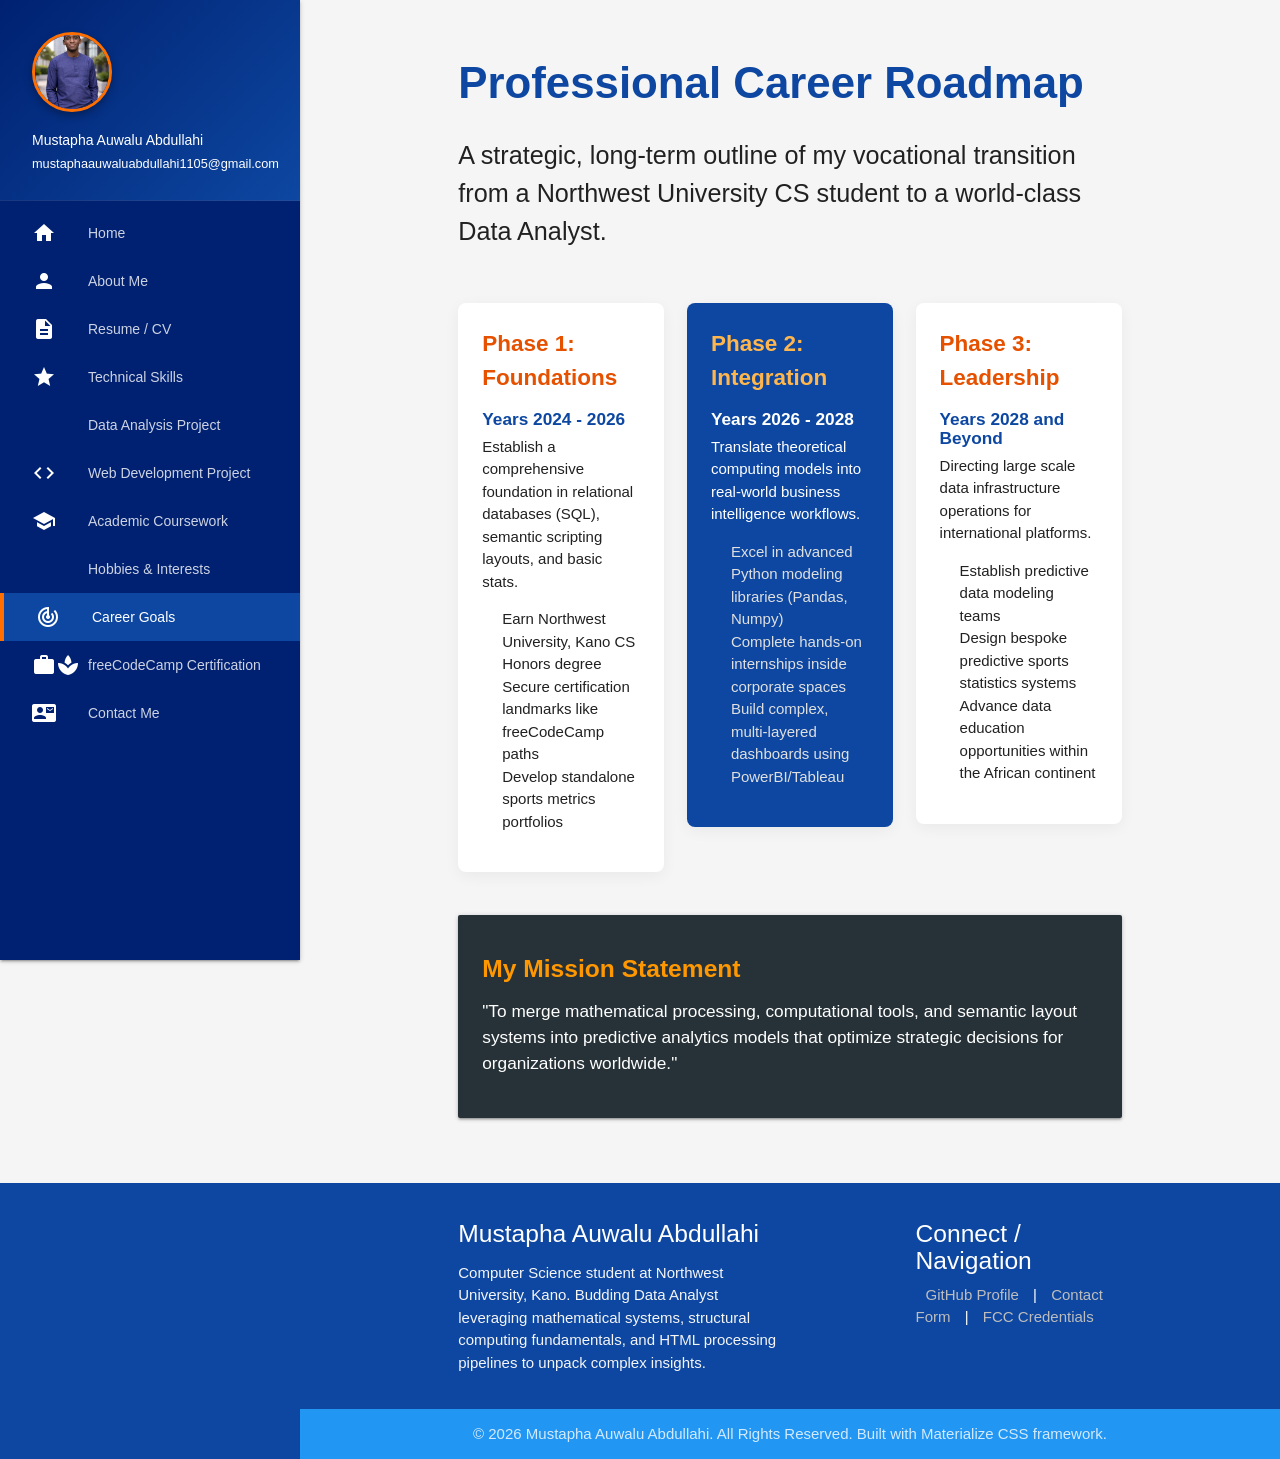
<file: goals.html>
<!DOCTYPE html>
<html lang="en">
<head>
    <meta charset="UTF-8">
    <meta name="viewport" content="width=device-width, initial-scale=1.0">
    <title>Mustapha Auwalu Abdullahi - Data Analyst Portfolio</title>
    <!-- Materialize CSS -->
    <link rel="stylesheet" href="https://cdnjs.cloudflare.com/ajax/libs/materialize/1.0.0/css/materialize.min.css">
    <!-- Google Material Icons -->
    <link href="https://fonts.googleapis.com/icon?family=Material+Icons" rel="stylesheet">
    <link rel="stylesheet" href="style.css">
    <script src="script.js" defer></script>
</head>
<body>

    <!-- Header & Sidenav -->
    <header>
        <div class="navbar-fixed hide-on-large-only">
            <nav class="white z-depth-1">
                <div class="nav-wrapper">
                    <a href="index.html" class="brand-logo-mobile">Mustapha A.A.</a>
                    <a href="#" data-target="slide-out" class="sidenav-trigger"><i class="material-icons blue-text text-darken-4">menu</i></a>
                </div>
            </nav>
        </div>

        <ul id="slide-out" class="sidenav sidenav-fixed">
            <li>
                <div class="user-view">
                    <div class="profile-img-container" style="margin-bottom: 10px;">
                        <img src="profile.jpg" alt="Mustapha Auwalu Abdullahi Profile Picture" class="circle" onerror="this.src='https://images.unsplash.com/photo-1534528741775-53994a69daeb?auto=format&fit=crop&q=80';">
                    </div>
                    <span class="white-text name">Mustapha Auwalu Abdullahi</span>
                    <span class="white-text email" style="font-size: 0.85rem;">mustaphaauwaluabdullahi1105@gmail.com</span>
                </div>
            </li>
            <li><a class="waves-effect" href="index.html"><i class="material-icons white-text">home</i>Home</a></li>
            <li><a class="waves-effect" href="about.html"><i class="material-icons white-text">person</i>About Me</a></li>
            <li><a class="waves-effect" href="resume.html"><i class="material-icons white-text">description</i>Resume / CV</a></li>
            <li><a class="waves-effect" href="skills.html"><i class="material-icons white-text">star</i>Technical Skills</a></li>
            <li><a class="waves-effect" href="project_1.html"><i class="material-icons white-text">analytics</i>Data Analysis Project</a></li>
            <li><a class="waves-effect" href="project_2.html"><i class="material-icons white-text">code</i>Web Development Project</a></li>
            <li><a class="waves-effect" href="coursework.html"><i class="material-icons white-text">school</i>Academic Coursework</a></li>
            <li><a class="waves-effect" href="hobbies.html"><i class="material-icons white-text">sports_soccer</i>Hobbies & Interests</a></li>
            <li><a class="waves-effect" href="goals.html"><i class="material-icons white-text">track_changes</i>Career Goals</a></li>
            <li><a class="waves-effect" href="fcc_journey.html"><i class="material-icons white-text">workspace_premium</i>freeCodeCamp Certification</a></li>
            <li><a class="waves-effect" href="contact.html"><i class="material-icons white-text">contact_mail</i>Contact Me</a></li>
        </ul>
    </header>

    <!-- Main Content Area -->
    <main>
        <div class="container">
            <div class="row">
    <div class="col s12">
        <h3 class="blue-text text-darken-4" style="font-weight: 800; margin-bottom: 30px;">Professional Career Roadmap</h3>
        <p class="flow-text">A strategic, long-term outline of my vocational transition from a Northwest University CS student to a world-class Data Analyst.</p>
    </div>
</div>

<div class="row">
    <div class="col s12 m4">
        <div class="card white" style="min-height: 380px;">
            <div class="card-content">
                <div class="orange-text text-darken-4" style="font-weight: 800; font-size: 1.5rem; margin-bottom: 15px;">Phase 1: Foundations</div>
                <h6 class="blue-text text-darken-4" style="font-weight: 700;">Years 2024 - 2026</h6>
                <p>Establish a comprehensive foundation in relational databases (SQL), semantic scripting layouts, and basic stats.</p>
                <ul style="padding-left: 20px; list-style-type: square; margin-top: 15px;">
                    <li>Earn Northwest University, Kano CS Honors degree</li>
                    <li>Secure certification landmarks like freeCodeCamp paths</li>
                    <li>Develop standalone sports metrics portfolios</li>
                </ul>
            </div>
        </div>
    </div>

    <div class="col s12 m4">
        <div class="card blue darken-4 white-text" style="min-height: 380px;">
            <div class="card-content">
                <div class="orange-text text-lighten-2" style="font-weight: 800; font-size: 1.5rem; margin-bottom: 15px;">Phase 2: Integration</div>
                <h6 class="white-text" style="font-weight: 700;">Years 2026 - 2028</h6>
                <p>Translate theoretical computing models into real-world business intelligence workflows.</p>
                <ul style="padding-left: 20px; list-style-type: square; margin-top: 15px; color: #e0e0e0;">
                    <li>Excel in advanced Python modeling libraries (Pandas, Numpy)</li>
                    <li>Complete hands-on internships inside corporate spaces</li>
                    <li>Build complex, multi-layered dashboards using PowerBI/Tableau</li>
                </ul>
            </div>
        </div>
    </div>

    <div class="col s12 m4">
        <div class="card white" style="min-height: 380px;">
            <div class="card-content">
                <div class="orange-text text-darken-4" style="font-weight: 800; font-size: 1.5rem; margin-bottom: 15px;">Phase 3: Leadership</div>
                <h6 class="blue-text text-darken-4" style="font-weight: 700;">Years 2028 and Beyond</h6>
                <p>Directing large scale data infrastructure operations for international platforms.</p>
                <ul style="padding-left: 20px; list-style-type: square; margin-top: 15px;">
                    <li>Establish predictive data modeling teams</li>
                    <li>Design bespoke predictive sports statistics systems</li>
                    <li>Advance data education opportunities within the African continent</li>
                </ul>
            </div>
        </div>
    </div>
</div>

<div class="row">
    <div class="col s12">
        <div class="card-panel blue-grey darken-4 white-text">
            <h5 style="font-weight: 700;" class="orange-text">My Mission Statement</h5>
            <p class="flow-text" style="font-size: 1.15rem;">"To merge mathematical processing, computational tools, and semantic layout systems into predictive analytics models that optimize strategic decisions for organizations worldwide."</p>
        </div>
    </div>
</div>
        </div>
    </main>

    <!-- Footer Area -->
    <footer class="page-footer blue darken-4">
        <div class="container">
            <div class="row">
                <div class="col l6 s12">
                    <h5 class="white-text">Mustapha Auwalu Abdullahi</h5>
                    <p class="grey-text text-lighten-4">Computer Science student at Northwest University, Kano. Budding Data Analyst leveraging mathematical systems, structural computing fundamentals, and HTML processing pipelines to unpack complex insights.</p>
                </div>
                <div class="col l4 offset-l2 s12">
                    <h5 class="white-text">Connect / Navigation</h5>
                    <div class="footer-nav-links">
                        <a href="https://github.com/Morata" target="_blank">GitHub Profile</a> | 
                        <a href="contact.html">Contact Form</a> | 
                        <a href="fcc_journey.html">FCC Credentials</a>
                    </div>
                </div>
            </div>
        </div>
        <div class="footer-copyright blue darken-5">
            <div class="container center-align">
                © 2026 Mustapha Auwalu Abdullahi. All Rights Reserved. Built with Materialize CSS framework.
            </div>
        </div>
    </footer>

    <!-- Materialize JS CDN -->
    <script src="https://cdnjs.cloudflare.com/ajax/libs/materialize/1.0.0/js/materialize.min.js"></script>
</body>
</html>
</file>
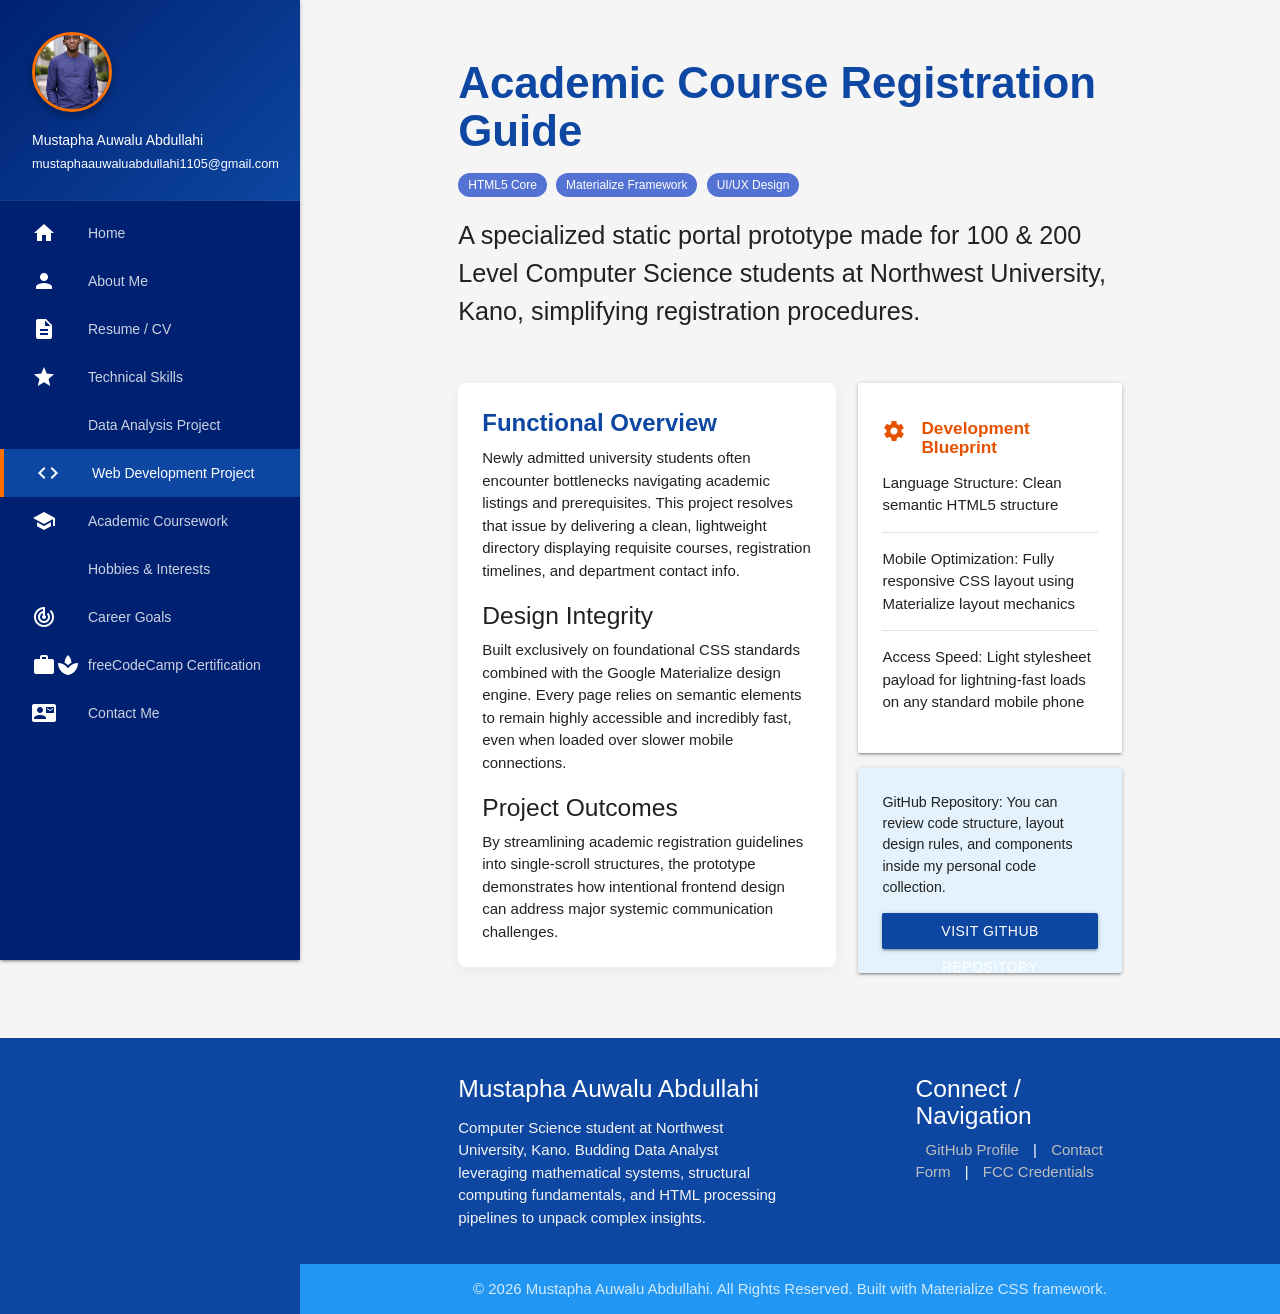
<file: project_2.html>
<!DOCTYPE html>
<html lang="en">
<head>
    <meta charset="UTF-8">
    <meta name="viewport" content="width=device-width, initial-scale=1.0">
    <title>Mustapha Auwalu Abdullahi - Data Analyst Portfolio</title>
    <!-- Materialize CSS -->
    <link rel="stylesheet" href="https://cdnjs.cloudflare.com/ajax/libs/materialize/1.0.0/css/materialize.min.css">
    <!-- Google Material Icons -->
    <link href="https://fonts.googleapis.com/icon?family=Material+Icons" rel="stylesheet">
    <link rel="stylesheet" href="style.css">
    <script src="script.js" defer></script>
</head>
<body>

    <!-- Header & Sidenav -->
    <header>
        <div class="navbar-fixed hide-on-large-only">
            <nav class="white z-depth-1">
                <div class="nav-wrapper">
                    <a href="index.html" class="brand-logo-mobile">Mustapha A.A.</a>
                    <a href="#" data-target="slide-out" class="sidenav-trigger"><i class="material-icons blue-text text-darken-4">menu</i></a>
                </div>
            </nav>
        </div>

        <ul id="slide-out" class="sidenav sidenav-fixed">
            <li>
                <div class="user-view">
                    <div class="profile-img-container" style="margin-bottom: 10px;">
                        <img src="profile.jpg" alt="Mustapha Auwalu Abdullahi Profile Picture" class="circle" onerror="this.src='https://images.unsplash.com/photo-1534528741775-53994a69daeb?auto=format&fit=crop&q=80';">
                    </div>
                    <span class="white-text name">Mustapha Auwalu Abdullahi</span>
                    <span class="white-text email" style="font-size: 0.85rem;">mustaphaauwaluabdullahi1105@gmail.com</span>
                </div>
            </li>
            <li><a class="waves-effect" href="index.html"><i class="material-icons white-text">home</i>Home</a></li>
            <li><a class="waves-effect" href="about.html"><i class="material-icons white-text">person</i>About Me</a></li>
            <li><a class="waves-effect" href="resume.html"><i class="material-icons white-text">description</i>Resume / CV</a></li>
            <li><a class="waves-effect" href="skills.html"><i class="material-icons white-text">star</i>Technical Skills</a></li>
            <li><a class="waves-effect" href="project_1.html"><i class="material-icons white-text">analytics</i>Data Analysis Project</a></li>
            <li><a class="waves-effect" href="project_2.html"><i class="material-icons white-text">code</i>Web Development Project</a></li>
            <li><a class="waves-effect" href="coursework.html"><i class="material-icons white-text">school</i>Academic Coursework</a></li>
            <li><a class="waves-effect" href="hobbies.html"><i class="material-icons white-text">sports_soccer</i>Hobbies & Interests</a></li>
            <li><a class="waves-effect" href="goals.html"><i class="material-icons white-text">track_changes</i>Career Goals</a></li>
            <li><a class="waves-effect" href="fcc_journey.html"><i class="material-icons white-text">workspace_premium</i>freeCodeCamp Certification</a></li>
            <li><a class="waves-effect" href="contact.html"><i class="material-icons white-text">contact_mail</i>Contact Me</a></li>
        </ul>
    </header>

    <!-- Main Content Area -->
    <main>
        <div class="container">
            <div class="row">
    <div class="col s12">
        <h3 class="blue-text text-darken-4" style="font-weight: 800;">Academic Course Registration Guide</h3>
        <span class="project-tag">HTML5 Core</span>
        <span class="project-tag">Materialize Framework</span>
        <span class="project-tag">UI/UX Design</span>
        <p class="flow-text" style="margin-top: 20px;">A specialized static portal prototype made for 100 & 200 Level Computer Science students at Northwest University, Kano, simplifying registration procedures.</p>
    </div>
</div>

<div class="row">
    <div class="col s12 m7">
        <div class="card">
            <div class="card-content">
                <span class="card-title blue-text text-darken-4" style="font-weight: 700;">Functional Overview</span>
                <p>Newly admitted university students often encounter bottlenecks navigating academic listings and prerequisites. This project resolves that issue by delivering a clean, lightweight directory displaying requisite courses, registration timelines, and department contact info.</p>
                
                <h5 style="margin-top: 20px;">Design Integrity</h5>
                <p>Built exclusively on foundational CSS standards combined with the Google Materialize design engine. Every page relies on semantic elements to remain highly accessible and incredibly fast, even when loaded over slower mobile connections.</p>

                <h5 style="margin-top: 20px;">Project Outcomes</h5>
                <p>By streamlining academic registration guidelines into single-scroll structures, the prototype demonstrates how intentional frontend design can address major systemic communication challenges.</p>
            </div>
        </div>
    </div>

    <div class="col s12 m5">
        <div class="card-panel white z-depth-1">
            <h6 class="orange-text text-darken-4" style="font-weight: 700;"><i class="material-icons left">settings</i>Development Blueprint</h6>
            <p><strong>Language Structure:</strong> Clean semantic HTML5 structure</p>
            <div class="divider"></div>
            <p><strong>Mobile Optimization:</strong> Fully responsive CSS layout using Materialize layout mechanics</p>
            <div class="divider"></div>
            <p><strong>Access Speed:</strong> Light stylesheet payload for lightning-fast loads on any standard mobile phone</p>
        </div>
        
        <div class="card-panel blue lighten-5">
            <p style="margin: 0; font-size: 0.95rem;"><strong>GitHub Repository:</strong> You can review code structure, layout design rules, and components inside my personal code collection.</p>
            <div class="center-align" style="margin-top: 15px;">
                <a href="https://github.com/Morata" target="_blank" class="btn blue darken-4">Visit GitHub Repository</a>
            </div>
        </div>
    </div>
</div>
        </div>
    </main>

    <!-- Footer Area -->
    <footer class="page-footer blue darken-4">
        <div class="container">
            <div class="row">
                <div class="col l6 s12">
                    <h5 class="white-text">Mustapha Auwalu Abdullahi</h5>
                    <p class="grey-text text-lighten-4">Computer Science student at Northwest University, Kano. Budding Data Analyst leveraging mathematical systems, structural computing fundamentals, and HTML processing pipelines to unpack complex insights.</p>
                </div>
                <div class="col l4 offset-l2 s12">
                    <h5 class="white-text">Connect / Navigation</h5>
                    <div class="footer-nav-links">
                        <a href="https://github.com/Morata" target="_blank">GitHub Profile</a> | 
                        <a href="contact.html">Contact Form</a> | 
                        <a href="fcc_journey.html">FCC Credentials</a>
                    </div>
                </div>
            </div>
        </div>
        <div class="footer-copyright blue darken-5">
            <div class="container center-align">
                © 2026 Mustapha Auwalu Abdullahi. All Rights Reserved. Built with Materialize CSS framework.
            </div>
        </div>
    </footer>

    <!-- Materialize JS CDN -->
    <script src="https://cdnjs.cloudflare.com/ajax/libs/materialize/1.0.0/js/materialize.min.js"></script>
</body>
</html>
</file>
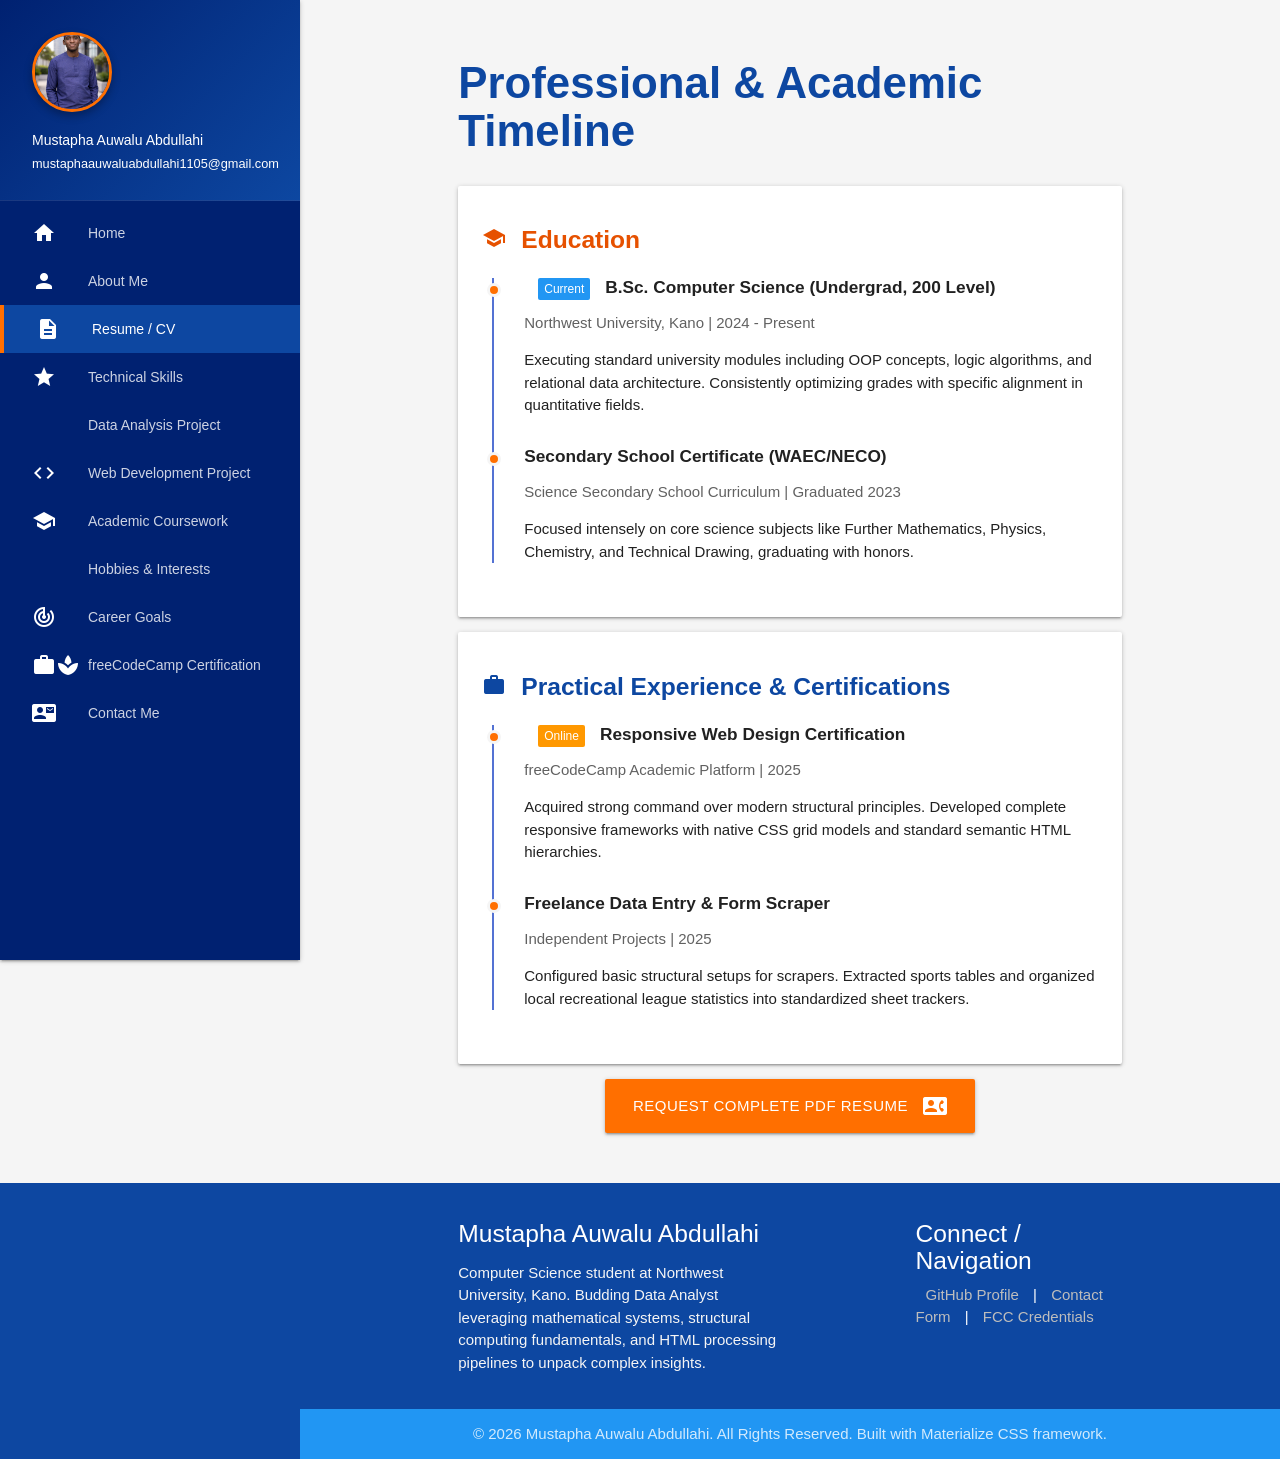
<file: resume.html>
<!DOCTYPE html>
<html lang="en">
<head>
    <meta charset="UTF-8">
    <meta name="viewport" content="width=device-width, initial-scale=1.0">
    <title>Mustapha Auwalu Abdullahi - Data Analyst Portfolio</title>
    <!-- Materialize CSS -->
    <link rel="stylesheet" href="https://cdnjs.cloudflare.com/ajax/libs/materialize/1.0.0/css/materialize.min.css">
    <!-- Google Material Icons -->
    <link href="https://fonts.googleapis.com/icon?family=Material+Icons" rel="stylesheet">
    <link rel="stylesheet" href="style.css">
    <script src="script.js" defer></script>
</head>
<body>

    <!-- Header & Sidenav -->
    <header>
        <div class="navbar-fixed hide-on-large-only">
            <nav class="white z-depth-1">
                <div class="nav-wrapper">
                    <a href="index.html" class="brand-logo-mobile">Mustapha A.A.</a>
                    <a href="#" data-target="slide-out" class="sidenav-trigger"><i class="material-icons blue-text text-darken-4">menu</i></a>
                </div>
            </nav>
        </div>

        <ul id="slide-out" class="sidenav sidenav-fixed">
            <li>
                <div class="user-view">
                    <div class="profile-img-container" style="margin-bottom: 10px;">
                        <img src="profile.jpg" alt="Mustapha Auwalu Abdullahi Profile Picture" class="circle" onerror="this.src='https://images.unsplash.com/photo-1534528741775-53994a69daeb?auto=format&fit=crop&q=80';">
                    </div>
                    <span class="white-text name">Mustapha Auwalu Abdullahi</span>
                    <span class="white-text email" style="font-size: 0.85rem;">mustaphaauwaluabdullahi1105@gmail.com</span>
                </div>
            </li>
            <li><a class="waves-effect" href="index.html"><i class="material-icons white-text">home</i>Home</a></li>
            <li><a class="waves-effect" href="about.html"><i class="material-icons white-text">person</i>About Me</a></li>
            <li><a class="waves-effect" href="resume.html"><i class="material-icons white-text">description</i>Resume / CV</a></li>
            <li><a class="waves-effect" href="skills.html"><i class="material-icons white-text">star</i>Technical Skills</a></li>
            <li><a class="waves-effect" href="project_1.html"><i class="material-icons white-text">analytics</i>Data Analysis Project</a></li>
            <li><a class="waves-effect" href="project_2.html"><i class="material-icons white-text">code</i>Web Development Project</a></li>
            <li><a class="waves-effect" href="coursework.html"><i class="material-icons white-text">school</i>Academic Coursework</a></li>
            <li><a class="waves-effect" href="hobbies.html"><i class="material-icons white-text">sports_soccer</i>Hobbies & Interests</a></li>
            <li><a class="waves-effect" href="goals.html"><i class="material-icons white-text">track_changes</i>Career Goals</a></li>
            <li><a class="waves-effect" href="fcc_journey.html"><i class="material-icons white-text">workspace_premium</i>freeCodeCamp Certification</a></li>
            <li><a class="waves-effect" href="contact.html"><i class="material-icons white-text">contact_mail</i>Contact Me</a></li>
        </ul>
    </header>

    <!-- Main Content Area -->
    <main>
        <div class="container">
            <div class="row">
    <div class="col s12">
        <h3 class="blue-text text-darken-4" style="font-weight: 800; margin-bottom: 30px;">Professional & Academic Timeline</h3>
        
        <div class="card-panel white">
            <h5 class="orange-text text-darken-4" style="font-weight: 700; margin-bottom: 25px;"><i class="material-icons left">school</i>Education</h5>
            <div class="timeline">
                <div class="timeline-event">
                    <span class="new badge blue left" data-badge-caption="Current" style="margin-right: 15px; float: none;"></span>
                    <h6 style="font-weight: 700; margin: 5px 0;">B.Sc. Computer Science (Undergrad, 200 Level)</h6>
                    <p class="grey-text text-darken-2">Northwest University, Kano | 2024 - Present</p>
                    <p>Executing standard university modules including OOP concepts, logic algorithms, and relational data architecture. Consistently optimizing grades with specific alignment in quantitative fields.</p>
                </div>
                <div class="timeline-event">
                    <h6 style="font-weight: 700; margin: 5px 0;">Secondary School Certificate (WAEC/NECO)</h6>
                    <p class="grey-text text-darken-2">Science Secondary School Curriculum | Graduated 2023</p>
                    <p>Focused intensely on core science subjects like Further Mathematics, Physics, Chemistry, and Technical Drawing, graduating with honors.</p>
                </div>
            </div>
        </div>

        <div class="card-panel white">
            <h5 class="blue-text text-darken-4" style="font-weight: 700; margin-bottom: 25px;"><i class="material-icons left">work</i>Practical Experience & Certifications</h5>
            <div class="timeline">
                <div class="timeline-event">
                    <span class="new badge orange left" data-badge-caption="Online" style="margin-right: 15px; float: none;"></span>
                    <h6 style="font-weight: 700; margin: 5px 0;">Responsive Web Design Certification</h6>
                    <p class="grey-text text-darken-2">freeCodeCamp Academic Platform | 2025</p>
                    <p>Acquired strong command over modern structural principles. Developed complete responsive frameworks with native CSS grid models and standard semantic HTML hierarchies.</p>
                </div>
                <div class="timeline-event">
                    <h6 style="font-weight: 700; margin: 5px 0;">Freelance Data Entry & Form Scraper</h6>
                    <p class="grey-text text-darken-2">Independent Projects | 2025</p>
                    <p>Configured basic structural setups for scrapers. Extracted sports tables and organized local recreational league statistics into standardized sheet trackers.</p>
                </div>
            </div>
        </div>
        
        <div class="center-align">
            <a href="contact.html" class="btn waves-effect waves-light btn-large"><i class="material-icons right">contact_phone</i>Request Complete PDF Resume</a>
        </div>
    </div>
</div>
        </div>
    </main>

    <!-- Footer Area -->
    <footer class="page-footer blue darken-4">
        <div class="container">
            <div class="row">
                <div class="col l6 s12">
                    <h5 class="white-text">Mustapha Auwalu Abdullahi</h5>
                    <p class="grey-text text-lighten-4">Computer Science student at Northwest University, Kano. Budding Data Analyst leveraging mathematical systems, structural computing fundamentals, and HTML processing pipelines to unpack complex insights.</p>
                </div>
                <div class="col l4 offset-l2 s12">
                    <h5 class="white-text">Connect / Navigation</h5>
                    <div class="footer-nav-links">
                        <a href="https://github.com/Morata" target="_blank">GitHub Profile</a> | 
                        <a href="contact.html">Contact Form</a> | 
                        <a href="fcc_journey.html">FCC Credentials</a>
                    </div>
                </div>
            </div>
        </div>
        <div class="footer-copyright blue darken-5">
            <div class="container center-align">
                © 2026 Mustapha Auwalu Abdullahi. All Rights Reserved. Built with Materialize CSS framework.
            </div>
        </div>
    </footer>

    <!-- Materialize JS CDN -->
    <script src="https://cdnjs.cloudflare.com/ajax/libs/materialize/1.0.0/js/materialize.min.js"></script>
</body>
</html>
</file>
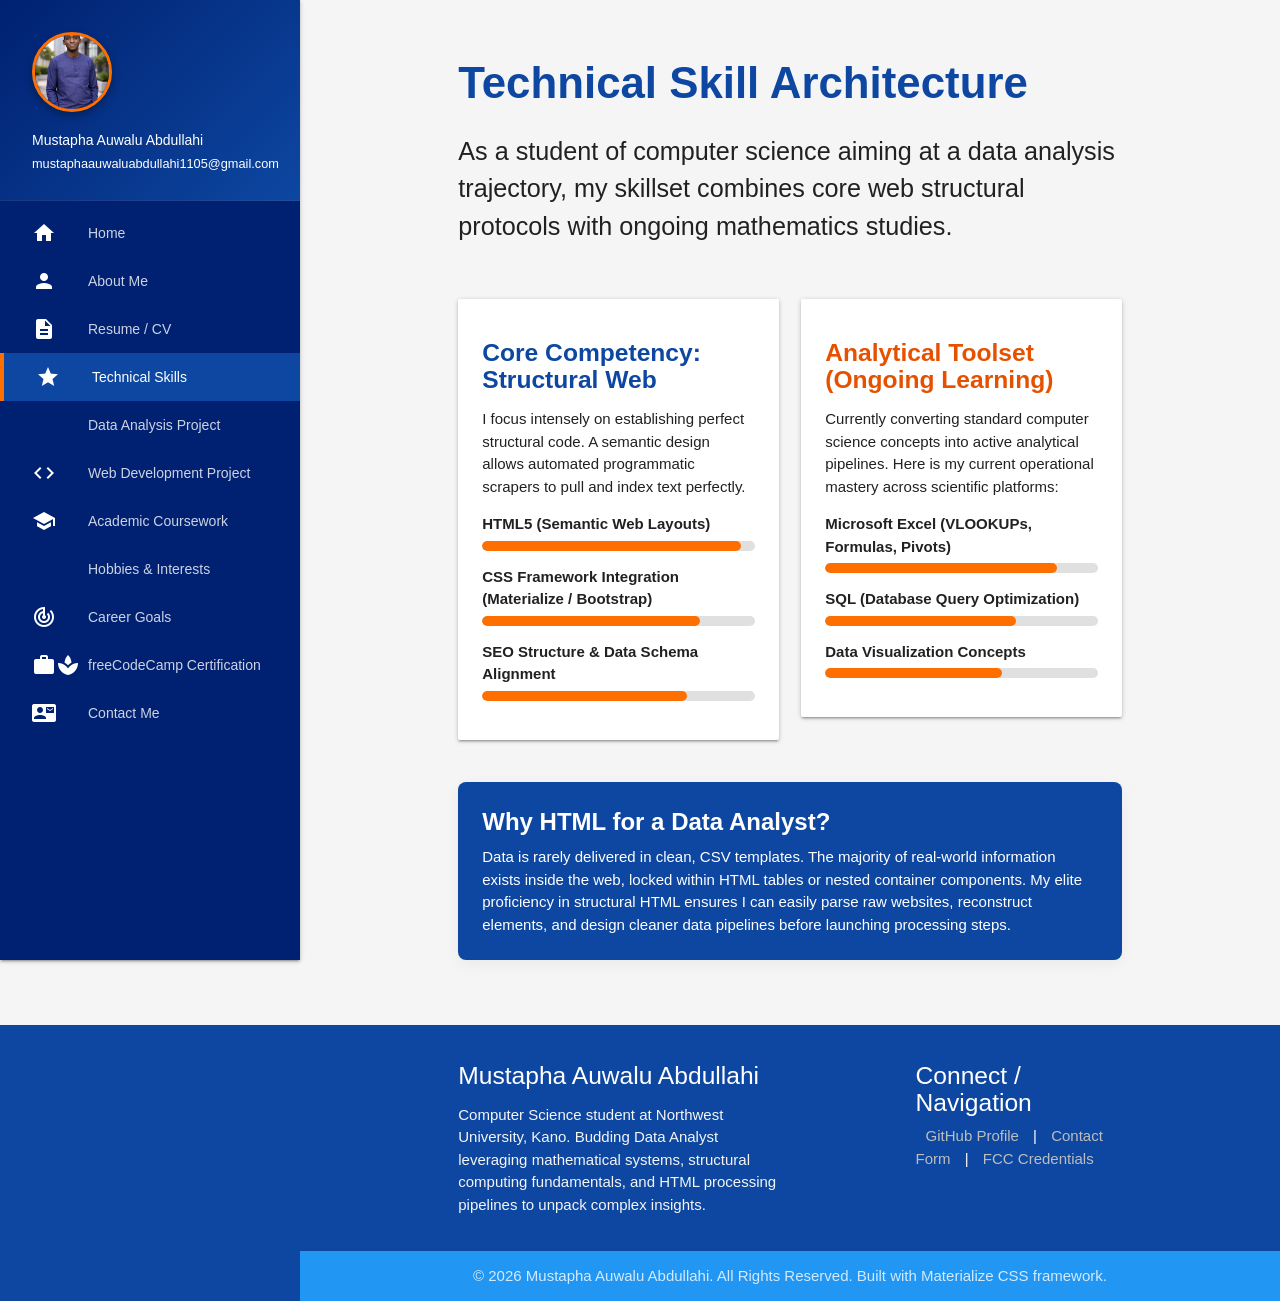
<file: skills.html>
<!DOCTYPE html>
<html lang="en">
<head>
    <meta charset="UTF-8">
    <meta name="viewport" content="width=device-width, initial-scale=1.0">
    <title>Mustapha Auwalu Abdullahi - Data Analyst Portfolio</title>
    <!-- Materialize CSS -->
    <link rel="stylesheet" href="https://cdnjs.cloudflare.com/ajax/libs/materialize/1.0.0/css/materialize.min.css">
    <!-- Google Material Icons -->
    <link href="https://fonts.googleapis.com/icon?family=Material+Icons" rel="stylesheet">
    <link rel="stylesheet" href="style.css">
    <script src="script.js" defer></script>
</head>
<body>

    <!-- Header & Sidenav -->
    <header>
        <div class="navbar-fixed hide-on-large-only">
            <nav class="white z-depth-1">
                <div class="nav-wrapper">
                    <a href="index.html" class="brand-logo-mobile">Mustapha A.A.</a>
                    <a href="#" data-target="slide-out" class="sidenav-trigger"><i class="material-icons blue-text text-darken-4">menu</i></a>
                </div>
            </nav>
        </div>

        <ul id="slide-out" class="sidenav sidenav-fixed">
            <li>
                <div class="user-view">
                    <div class="profile-img-container" style="margin-bottom: 10px;">
                        <img src="profile.jpg" alt="Mustapha Auwalu Abdullahi Profile Picture" class="circle" onerror="this.src='https://images.unsplash.com/photo-1534528741775-53994a69daeb?auto=format&fit=crop&q=80';">
                    </div>
                    <span class="white-text name">Mustapha Auwalu Abdullahi</span>
                    <span class="white-text email" style="font-size: 0.85rem;">mustaphaauwaluabdullahi1105@gmail.com</span>
                </div>
            </li>
            <li><a class="waves-effect" href="index.html"><i class="material-icons white-text">home</i>Home</a></li>
            <li><a class="waves-effect" href="about.html"><i class="material-icons white-text">person</i>About Me</a></li>
            <li><a class="waves-effect" href="resume.html"><i class="material-icons white-text">description</i>Resume / CV</a></li>
            <li><a class="waves-effect" href="skills.html"><i class="material-icons white-text">star</i>Technical Skills</a></li>
            <li><a class="waves-effect" href="project_1.html"><i class="material-icons white-text">analytics</i>Data Analysis Project</a></li>
            <li><a class="waves-effect" href="project_2.html"><i class="material-icons white-text">code</i>Web Development Project</a></li>
            <li><a class="waves-effect" href="coursework.html"><i class="material-icons white-text">school</i>Academic Coursework</a></li>
            <li><a class="waves-effect" href="hobbies.html"><i class="material-icons white-text">sports_soccer</i>Hobbies & Interests</a></li>
            <li><a class="waves-effect" href="goals.html"><i class="material-icons white-text">track_changes</i>Career Goals</a></li>
            <li><a class="waves-effect" href="fcc_journey.html"><i class="material-icons white-text">workspace_premium</i>freeCodeCamp Certification</a></li>
            <li><a class="waves-effect" href="contact.html"><i class="material-icons white-text">contact_mail</i>Contact Me</a></li>
        </ul>
    </header>

    <!-- Main Content Area -->
    <main>
        <div class="container">
            <div class="row">
    <div class="col s12">
        <h3 class="blue-text text-darken-4" style="font-weight: 800;">Technical Skill Architecture</h3>
        <p class="flow-text">As a student of computer science aiming at a data analysis trajectory, my skillset combines core web structural protocols with ongoing mathematics studies.</p>
    </div>
</div>

<div class="row">
    <div class="col s12 m6">
        <div class="card-panel">
            <h5 style="font-weight: 700;" class="blue-text text-darken-4">Core Competency: Structural Web</h5>
            <p>I focus intensely on establishing perfect structural code. A semantic design allows automated programmatic scrapers to pull and index text perfectly.</p>
            
            <p style="margin-bottom: 5px; font-weight: 600;">HTML5 (Semantic Web Layouts)</p>
            <div class="skill-bar-container">
                <div class="skill-bar-fill" style="width: 95%;"></div>
            </div>
            
            <p style="margin-bottom: 5px; font-weight: 600;">CSS Framework Integration (Materialize / Bootstrap)</p>
            <div class="skill-bar-container">
                <div class="skill-bar-fill" style="width: 80%;"></div>
            </div>
            
            <p style="margin-bottom: 5px; font-weight: 600;">SEO Structure & Data Schema Alignment</p>
            <div class="skill-bar-container">
                <div class="skill-bar-fill" style="width: 75%;"></div>
            </div>
        </div>
    </div>

    <div class="col s12 m6">
        <div class="card-panel">
            <h5 style="font-weight: 700;" class="orange-text text-darken-4">Analytical Toolset (Ongoing Learning)</h5>
            <p>Currently converting standard computer science concepts into active analytical pipelines. Here is my current operational mastery across scientific platforms:</p>
            
            <p style="margin-bottom: 5px; font-weight: 600;">Microsoft Excel (VLOOKUPs, Formulas, Pivots)</p>
            <div class="skill-bar-container">
                <div class="skill-bar-fill" style="width: 85%;"></div>
            </div>
            
            <p style="margin-bottom: 5px; font-weight: 600;">SQL (Database Query Optimization)</p>
            <div class="skill-bar-container">
                <div class="skill-bar-fill" style="width: 70%;"></div>
            </div>
            
            <p style="margin-bottom: 5px; font-weight: 600;">Data Visualization Concepts</p>
            <div class="skill-bar-container">
                <div class="skill-bar-fill" style="width: 65%;"></div>
            </div>
        </div>
    </div>
</div>

<div class="row">
    <div class="col s12">
        <div class="card blue darken-4 white-text">
            <div class="card-content">
                <span class="card-title" style="font-weight: 700;">Why HTML for a Data Analyst?</span>
                <p>Data is rarely delivered in clean, CSV templates. The majority of real-world information exists inside the web, locked within HTML tables or nested container components. My elite proficiency in structural HTML ensures I can easily parse raw websites, reconstruct elements, and design cleaner data pipelines before launching processing steps.</p>
            </div>
        </div>
    </div>
</div>
        </div>
    </main>

    <!-- Footer Area -->
    <footer class="page-footer blue darken-4">
        <div class="container">
            <div class="row">
                <div class="col l6 s12">
                    <h5 class="white-text">Mustapha Auwalu Abdullahi</h5>
                    <p class="grey-text text-lighten-4">Computer Science student at Northwest University, Kano. Budding Data Analyst leveraging mathematical systems, structural computing fundamentals, and HTML processing pipelines to unpack complex insights.</p>
                </div>
                <div class="col l4 offset-l2 s12">
                    <h5 class="white-text">Connect / Navigation</h5>
                    <div class="footer-nav-links">
                        <a href="https://github.com/Morata" target="_blank">GitHub Profile</a> | 
                        <a href="contact.html">Contact Form</a> | 
                        <a href="fcc_journey.html">FCC Credentials</a>
                    </div>
                </div>
            </div>
        </div>
        <div class="footer-copyright blue darken-5">
            <div class="container center-align">
                © 2026 Mustapha Auwalu Abdullahi. All Rights Reserved. Built with Materialize CSS framework.
            </div>
        </div>
    </footer>

    <!-- Materialize JS CDN -->
    <script src="https://cdnjs.cloudflare.com/ajax/libs/materialize/1.0.0/js/materialize.min.js"></script>
</body>
</html>
</file>
<file: style.css>
:root {
    --primary-color: #0d47a1;
    --primary-light: #5472d3;
    --primary-dark: #002171;
    --secondary-color: #ff6f00;
    --secondary-light: #ffa040;
    --secondary-dark: #c43e00;
    --text-dark: #212121;
    --text-light: #ffffff;
    --bg-light: #f5f5f5;
    --card-bg: #ffffff;
}

body {
    display: flex;
    min-height: 100vh;
    flex-direction: column;
    background-color: var(--bg-light);
    color: var(--text-dark);
    font-family: 'Roboto', sans-serif;
}

/* Sidebar Navigation Styling */
header, main, footer {
    padding-left: 300px;
}

@media only screen and (max-width : 992px) {
    header, main, footer {
        padding-left: 0;
    }
}

.sidenav {
    width: 300px;
    background-color: var(--primary-dark);
}

.sidenav li a {
    color: rgba(255, 255, 255, 0.8) !important;
    font-weight: 500;
    transition: all 0.3s ease;
}

.sidenav li a:hover {
    background-color: rgba(255, 255, 255, 0.1) !important;
    color: var(--secondary-light) !important;
    padding-left: 36px;
}

.sidenav li.active {
    background-color: var(--primary-color);
}

.sidenav li.active a {
    color: var(--text-light) !important;
    border-left: 4px solid var(--secondary-color);
}

.sidenav .user-view {
    padding: 32px 32px 8px 32px;
    background: linear-gradient(135deg, var(--primary-dark) 0%, var(--primary-color) 100%);
    border-bottom: 1px solid rgba(255, 255, 255, 0.1);
}

.sidenav .user-view .circle {
    width: 80px;
    height: 80px;
    border: 3px solid var(--secondary-color);
    box-shadow: 0 4px 8px rgba(0,0,0,0.3);
}

/* General Layout Elements */
main {
    flex: 1 0 auto;
    padding-top: 2rem;
    padding-bottom: 2rem;
}

.brand-logo-mobile {
    color: var(--primary-color);
    font-weight: 700;
    margin-left: 15px;
}

/* Materialize adjustments */
.btn, .btn-large {
    background-color: var(--secondary-color);
    transition: background-color 0.3s ease, transform 0.2s ease;
}

.btn:hover, .btn-large:hover {
    background-color: var(--secondary-dark);
    transform: translateY(-2px);
}

.card {
    border-radius: 8px;
    box-shadow: 0 4px 15px rgba(0,0,0,0.05);
    overflow: hidden;
    transition: transform 0.3s ease, box-shadow 0.3s ease;
}

.card:hover {
    transform: translateY(-5px);
    box-shadow: 0 8px 25px rgba(0,0,0,0.1);
}

.card .card-title {
    font-weight: 600;
}

/* Custom Utilities */
.hero-bg {
    background: linear-gradient(rgba(13, 71, 161, 0.9), rgba(0, 33, 113, 0.95)), url('https://images.unsplash.com/photo-1551288049-bebda4e38f71?auto=format&fit=crop&q=80') no-repeat center center;
    background-size: cover;
    color: white;
    padding: 80px 20px;
    border-radius: 12px;
    margin-bottom: 40px;
}

.profile-img-container {
    text-align: center;
    margin-bottom: 20px;
}

.profile-img-container img {
    border-radius: 50%;
    width: 180px;
    height: 180px;
    object-fit: cover;
    border: 5px solid var(--primary-color);
    box-shadow: 0 8px 20px rgba(0,0,0,0.15);
}

.project-tag {
    background-color: var(--primary-light);
    color: white;
    padding: 3px 10px;
    border-radius: 15px;
    font-size: 0.8rem;
    margin-right: 5px;
    display: inline-block;
}

.skill-bar-container {
    background-color: #e0e0e0;
    border-radius: 10px;
    height: 10px;
    width: 100%;
    margin-bottom: 15px;
    overflow: hidden;
}

.skill-bar-fill {
    background-color: var(--secondary-color);
    height: 100%;
    border-radius: 10px;
}

/* Timeline Custom component */
.timeline {
    position: relative;
    padding-left: 30px;
    border-left: 2px solid var(--primary-light);
    margin-left: 10px;
}

.timeline-event {
    position: relative;
    margin-bottom: 30px;
}

.timeline-event::before {
    content: '';
    position: absolute;
    left: -37px;
    top: 5px;
    background: var(--secondary-color);
    width: 14px;
    height: 14px;
    border-radius: 50%;
    border: 3px solid var(--bg-light);
}

.footer-nav-links a {
    color: #bdbdbd;
    margin: 0 10px;
    transition: color 0.3s;
}

.footer-nav-links a:hover {
    color: white;
}
</file>
